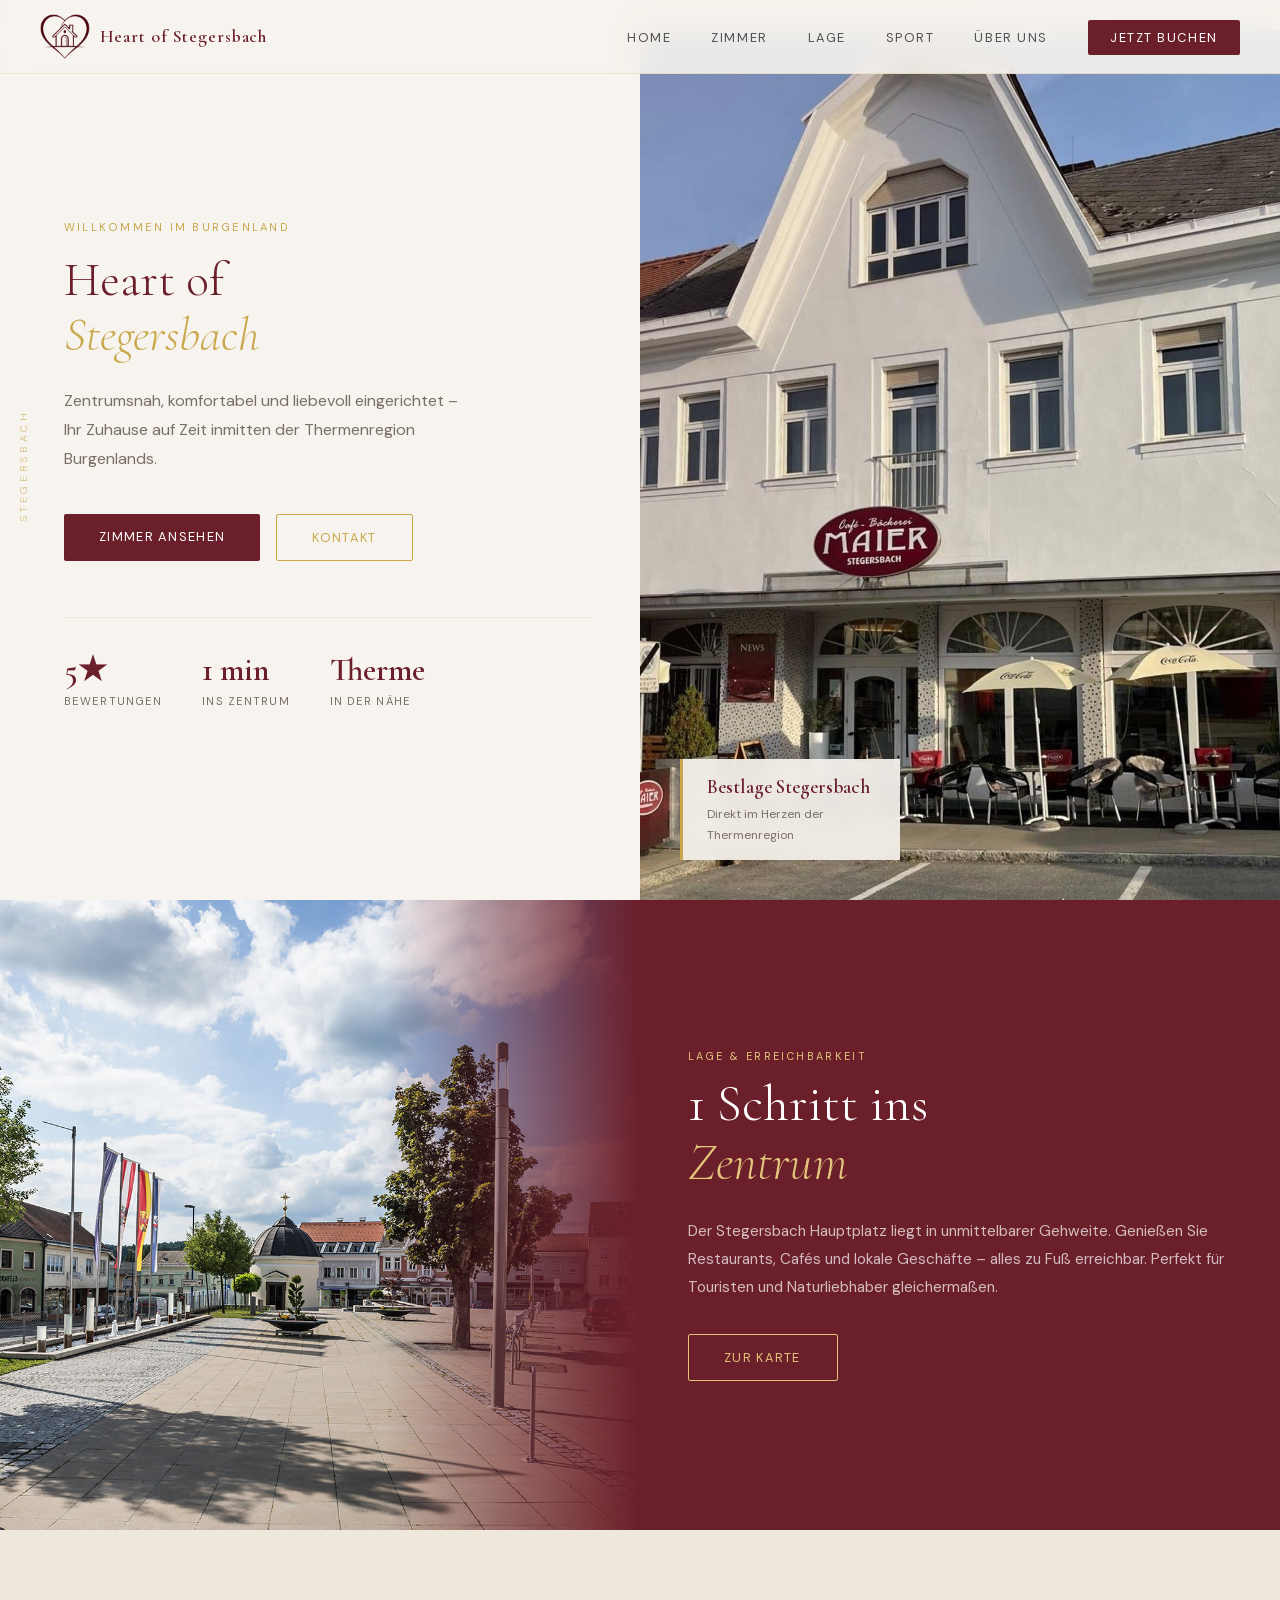
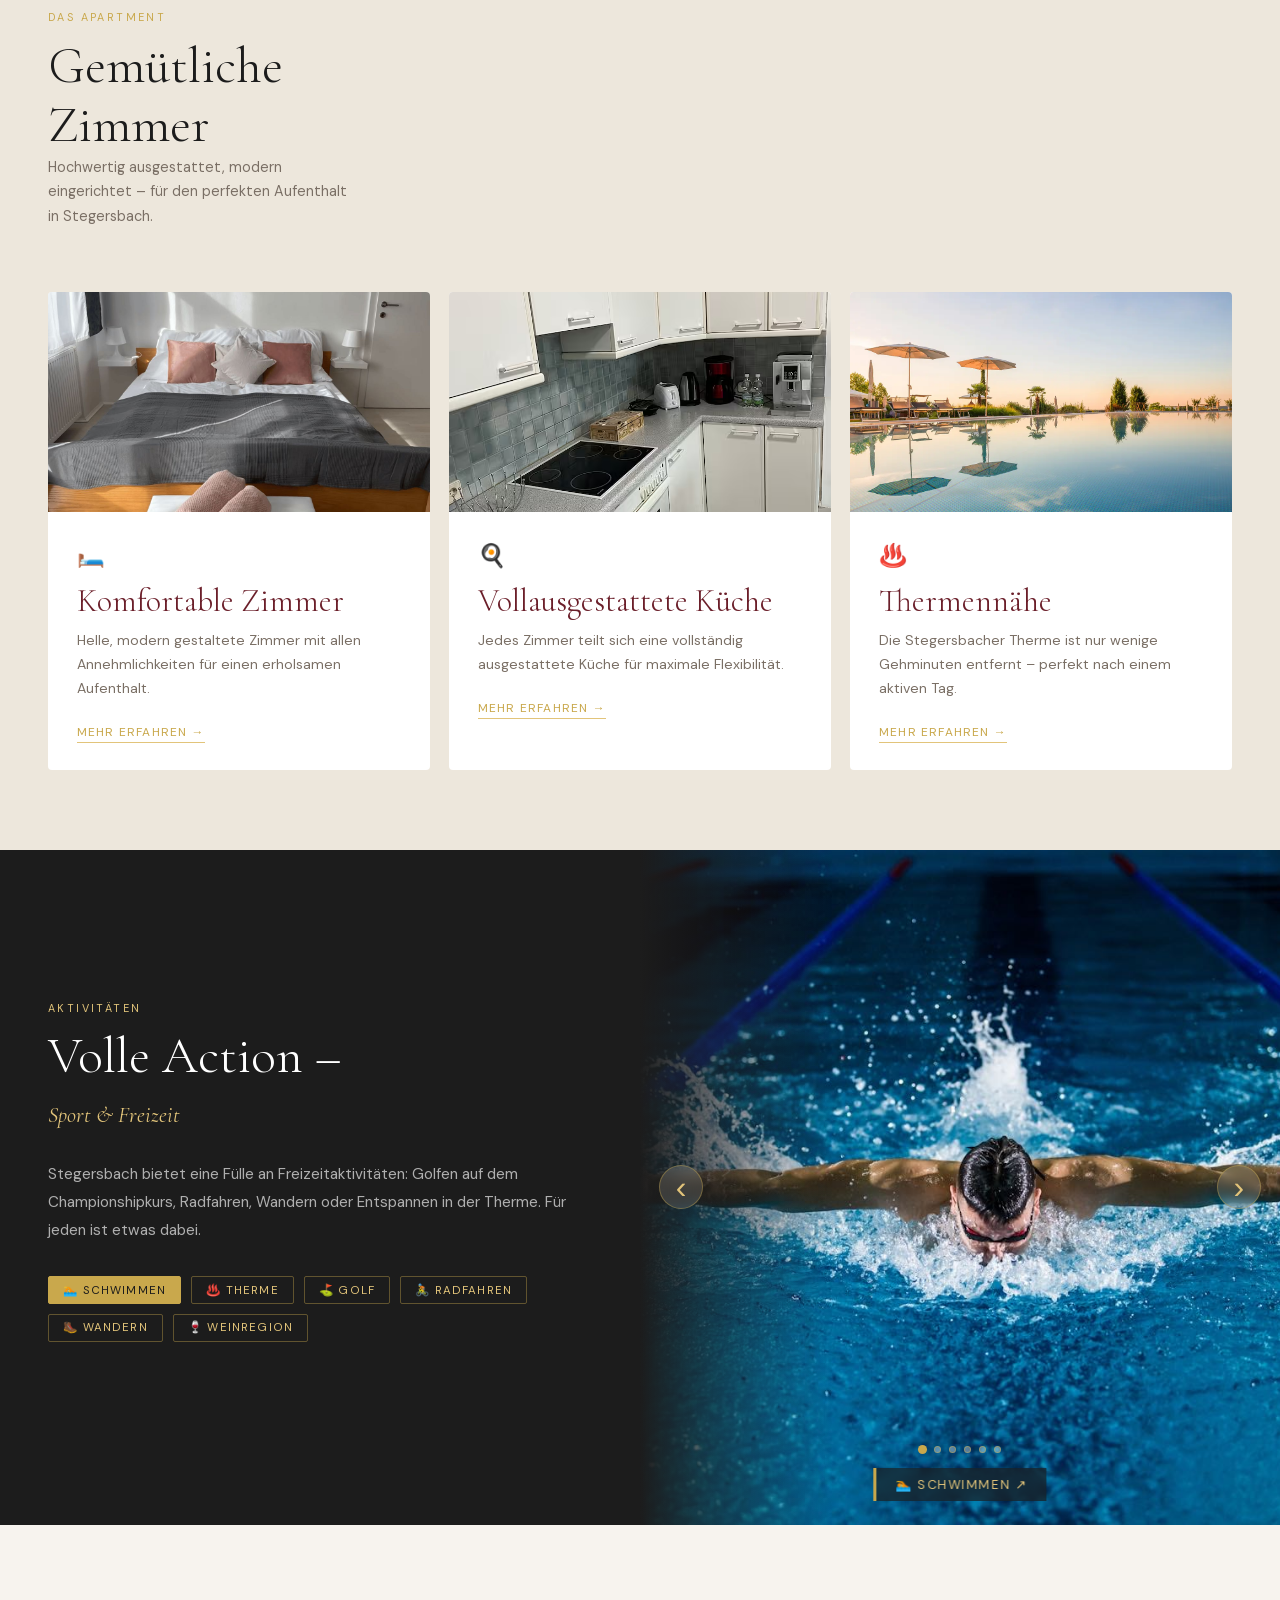
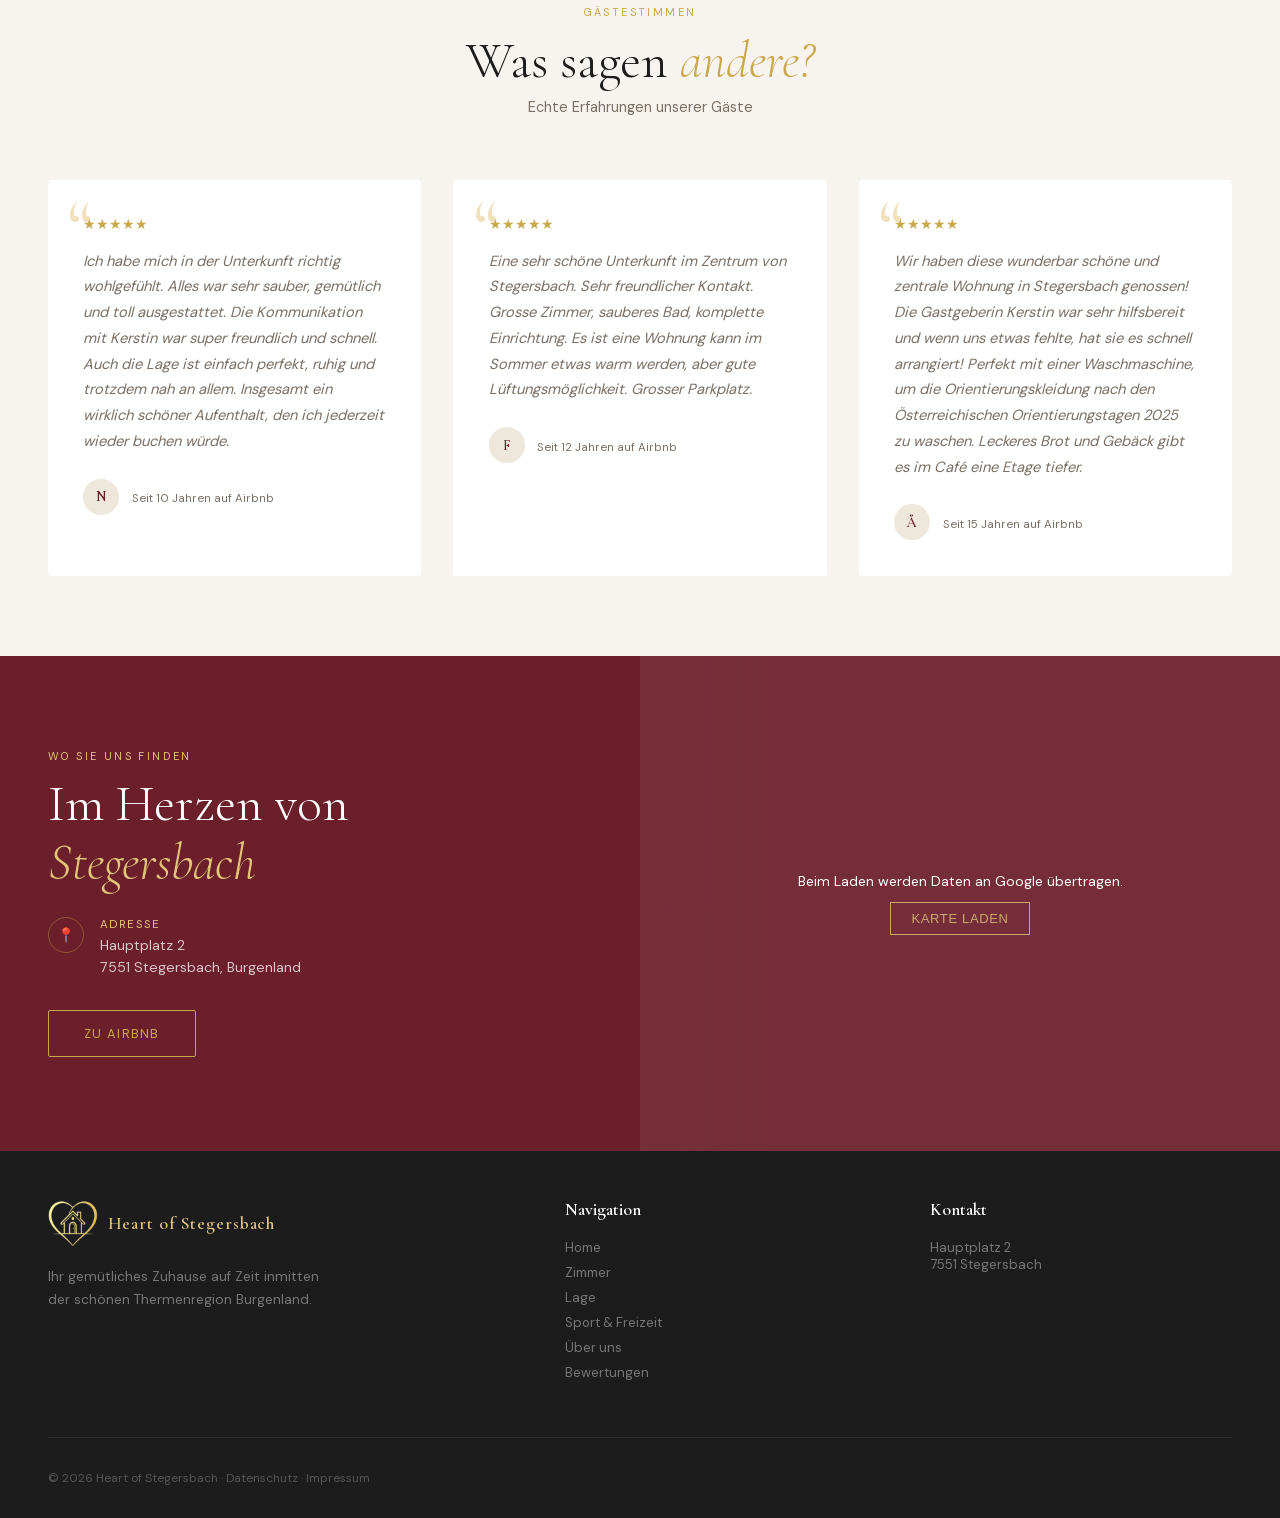
<file: index.html>
<!DOCTYPE html>
<html lang="de">
<head>
  <meta charset="UTF-8" />
  <meta name="viewport" content="width=device-width, initial-scale=1.0" />
  <title>Heart of Stegersbach – Zimmer im Zentrum von Stegersbach</title>
  <meta name="description" content="Gemütliche Zimmer in einem Apartment am Hauptplatz Stegersbach: 1 Minute ins Zentrum, Therme in wenigen Gehminuten. Liebevoll eingerichtet, 5★ auf Airbnb." />
  <link rel="icon" href="favicon.ico" sizes="48x48" />
  <link rel="icon" href="icon-192.png" type="image/png" sizes="192x192" />
  <link rel="apple-touch-icon" href="apple-touch-icon.png" />
  <link rel="canonical" href="https://heartofstegersbach.at/" />
  <link rel="preload" href="fonts/cormorant-garamond-latin.woff2" as="font" type="font/woff2" crossorigin />
  <link rel="preload" href="fonts/dm-sans-latin.woff2" as="font" type="font/woff2" crossorigin />
  <meta property="og:type" content="website" />
  <meta property="og:site_name" content="Heart of Stegersbach" />
  <meta property="og:locale" content="de_AT" />
  <meta property="og:title" content="Heart of Stegersbach – Zimmer im Zentrum von Stegersbach" />
  <meta property="og:description" content="Gemütliche Zimmer in einem Apartment am Hauptplatz Stegersbach: 1 Minute ins Zentrum, Therme in wenigen Gehminuten. Liebevoll eingerichtet, 5★ auf Airbnb." />
  <meta property="og:url" content="https://heartofstegersbach.at/" />
  <meta property="og:image" content="https://heartofstegersbach.at/images/og-image.jpg" />
  <meta property="og:image:width" content="1200" />
  <meta property="og:image:height" content="630" />
  <meta property="og:image:alt" content="Das Haus am Hauptplatz 2 in Stegersbach" />
  <meta name="twitter:card" content="summary_large_image" />
  <link rel="stylesheet" href="style.css" />

  <style>
    /* ── HERO ── */
    .hero {
      min-height: 100vh;
      display: grid;
      grid-template-columns: 1fr 1fr;
      padding-top: 30px;
    }

    .hero-left {
      display: flex;
      flex-direction: column;
      justify-content: center;
      padding: 6rem 4rem 6rem 6rem;
      background: var(--cream);
      position: relative;
    }

    .hero-left::before {
      content: 'STEGERSBACH';
      position: absolute;
      top: 50%;
      left: -2rem;
      transform: translateY(-50%) rotate(-90deg);
      font-size: 0.65rem;
      letter-spacing: 0.35em;
      color: var(--gold);
      opacity: 0.6;
      transform-origin: center center;
      white-space: nowrap;
    }

    .hero-tag {
      display: inline-block;
      font-size: 0.7rem;
      letter-spacing: 0.2em;
      text-transform: uppercase;
      color: var(--gold);
      margin-bottom: 1.2rem;
      opacity: 0;
      animation: fadeUp 0.8s 0.2s forwards;
    }
    .hero-left h1 {
      color: var(--burgundy);
      margin-bottom: 1.5rem;
      opacity: 0;
      animation: fadeUp 0.9s 0.4s forwards;
    }
    .hero-left h1 em { font-style: italic; color: var(--gold); }
    .hero-desc {
      font-size: 1rem;
      line-height: 1.8;
      color: var(--muted);
      max-width: 400px;
      margin-bottom: 2.5rem;
      opacity: 0;
      animation: fadeUp 0.9s 0.6s forwards;
    }
    .hero-btns {
      display: flex; gap: 1rem;
      opacity: 0;
      animation: fadeUp 0.9s 0.8s forwards;
    }

    .hero-stats {
      display: flex; gap: 2.5rem;
      margin-top: 3.5rem;
      padding-top: 2rem;
      border-top: 1px solid var(--cream-dark);
      opacity: 0;
      animation: fadeUp 0.9s 1s forwards;
    }
    .stat-num { font-family: 'Cormorant Garamond', serif; font-size: 2rem; font-weight: 600; color: var(--burgundy); display: block; }
    .stat-label { font-size: 0.7rem; letter-spacing: 0.1em; text-transform: uppercase; color: var(--muted); }

    .hero-right {
      position: relative;
      overflow: hidden;
      opacity: 0;
      animation: fadeIn 1.2s 0.3s forwards;
    }
    .hero-img {
      width: 100%; height: 100%; object-fit: cover;
      transition: transform 8s ease;
    }
    .hero-right:hover .hero-img { transform: scale(1.04); }
    .hero-overlay {
      position: absolute; inset: 0;
      background: linear-gradient(135deg, rgba(107,31,42,0.15) 0%, transparent 60%);
    }
    .hero-badge {
      position: absolute;
      bottom: 2.5rem; left: 2.5rem;
      background: rgba(247,243,238,0.92);
      backdrop-filter: blur(10px);
      padding: 1rem 1.5rem;
      border-left: 3px solid var(--gold);
      max-width: 220px;
    }
    .hero-badge strong { font-family: 'Cormorant Garamond', serif; font-size: 1.2rem; color: var(--burgundy); display: block; margin-bottom: 0.2rem; }
    .hero-badge span { font-size: 0.75rem; color: var(--muted); }

    /* ── ZENTRUM ── */
    .zentrum {
      background: var(--burgundy);
      display: grid;
      grid-template-columns: 1fr 1fr;
      min-height: 70vh;
    }
    .zentrum-img {
      position: relative;
      overflow: hidden;
    }
    .zentrum-img img { width: 100%; height: 100%; object-fit: cover; display: block; }
    .zentrum-img::after {
      content: '';
      position: absolute; inset: 0;
      background: linear-gradient(to right, transparent 60%, var(--burgundy));
    }
    .zentrum-content {
      display: flex;
      flex-direction: column;
      justify-content: center;
      padding: 5rem 5rem 5rem 4rem;
    }
    .zentrum-content .section-tag { color: var(--gold-light); }
    .zentrum-content h2 { color: var(--white); margin-bottom: 1.5rem; }
    .zentrum-content h2 em { color: var(--gold-light); font-style: italic; }
    .zentrum-content p { color: rgba(255,255,255,0.7); line-height: 1.85; margin-bottom: 2rem; font-size: 0.95rem; }
    .zentrum-content .btn-outline { border-color: var(--gold-light); color: var(--gold-light); max-width: 150px; }
    .zentrum-content .btn-outline:hover { background: var(--gold-light); color: var(--burgundy); }

    /* ── FEATURES ── */
    .features {
      padding: 7rem 6rem;
      background: var(--cream-dark);
    }
    .features-header {
      display: flex;
      align-items: flex-end;
      justify-content: space-between;
      margin-bottom: 4rem;
      gap: 2rem;
    }
    .features-header h2 { max-width: 500px; }
    .features-header p { max-width: 300px; color: var(--muted); line-height: 1.7; font-size: 0.9rem; text-align: left; }

    .features-grid {
      display: grid;
      grid-template-columns: repeat(3, 1fr);
      gap: 2rem;
    }
    .feature-card {
      background: var(--white);
      border-radius: 4px;
      overflow: hidden;
      transition: transform 0.3s, box-shadow 0.3s;
      position: relative;
    }
    .feature-card:hover { transform: translateY(-6px); box-shadow: 0 20px 60px rgba(0,0,0,0.1); }
    .feature-card img { width: 100%; height: 220px; object-fit: cover; display: block; }
    .feature-card-body { padding: 1.8rem; }
    .feature-icon { font-size: 1.4rem; margin-bottom: 0.8rem; display: block; }
    .feature-card h3 { margin-bottom: 0.6rem; color: var(--burgundy); }
    .feature-card p { font-size: 0.88rem; color: var(--muted); line-height: 1.7; margin-bottom: 1.2rem; }
    .feature-link {
      font-size: 0.75rem;
      letter-spacing: 0.1em;
      text-transform: uppercase;
      color: var(--gold);
      text-decoration: none;
      border-bottom: 1px solid var(--gold-light);
      padding-bottom: 2px;
      transition: color 0.2s;
    }
    .feature-link:hover { color: var(--burgundy); border-color: var(--burgundy); }
    .feature-card-accent {
      position: absolute; top: 0; left: 0;
      width: 3px; height: 0;
      background: var(--gold);
      transition: height 0.4s ease;
    }
    .feature-card:hover .feature-card-accent { height: 100%; }

    /* ── SPORT ── */
    .sport {
      display: grid;
      grid-template-columns: 1fr 1fr;
      height: 75vh;
      overflow: hidden; /* ← NEU */
    }
    .sport-content {
      display: flex;
      flex-direction: column;
      justify-content: center;
      padding: 6rem;
      background: var(--charcoal);
  
    }
    .sport-content .section-tag { color: var(--gold-light); }
    .sport-content h2 { color: var(--white); margin-bottom: 0.5rem; }
    .sport-content h2 em { color: var(--gold); font-style: italic; }
    .sport-content .sport-subtitle { font-family: 'Cormorant Garamond', serif; font-size: 1.4rem; color: var(--gold-light); margin-bottom: 1.5rem; font-style: italic; }
    .sport-content p { color: rgba(255,255,255,0.65); line-height: 1.85; margin-bottom: 2rem; font-size: 0.95rem; }
    .sport-tags { display: flex; flex-wrap: wrap; gap: 0.6rem; margin-bottom: 2rem; }
    .sport-tag {
      display: inline-block;
      padding: 0.35rem 0.9rem;
      border: 1px solid rgba(201,168,76,0.4);
      color: var(--gold-light);
      font-size: 0.72rem;
      letter-spacing: 0.1em;
      text-transform: uppercase;
      border-radius: 2px;
    }

    .sport-img {
      position: relative;
      overflow: hidden;
    }
    .sport-img::before {
      content: '';
      position: absolute; inset: 0;
      background: linear-gradient(to right, var(--charcoal) 0%, transparent 30%);
      z-index: 1;
    }
    .sport-carousel {
      position: absolute;
      inset: 0;
      overflow: hidden;
    }

    /* ── TESTIMONIALS ── */
    .testimonials {
      padding: 7rem 6rem;
      background: var(--cream);
    }
    .testimonials-header { text-align: center; margin-bottom: 4rem; }
    .testimonials-header h2 { margin-bottom: 0.5rem; }
    .testimonials-header h2 em { font-style: italic; color: var(--gold); }
    .testimonials-header p { color: var(--muted); font-size: 0.9rem; }

    .testimonials-grid {
      display: grid;
      grid-template-columns: repeat(3, 1fr);
      gap: 2rem;
    }
    .testi-card {
      background: var(--white);
      padding: 2.2rem;
      border-radius: 4px;
      position: relative;
      transition: transform 0.3s;
    }
    .testi-card:hover { transform: translateY(-4px); }
    .testi-card::before {
      content: '\201C';
      font-family: 'Cormorant Garamond', serif;
      font-size: 5rem;
      color: var(--gold-light);
      opacity: 0.5;
      position: absolute;
      top: 0.5rem; left: 1.2rem;
      line-height: 1;
    }
    .testi-stars { color: var(--gold); font-size: 0.85rem; margin-bottom: 1rem; }
    .testi-text { font-size: 0.92rem; color: var(--muted); line-height: 1.75; margin-bottom: 1.5rem; font-style: italic; }
    .testi-author { display: flex; align-items: center; gap: 0.8rem; }
    .testi-avatar {
      width: 36px; height: 36px;
      border-radius: 50%;
      background: var(--cream-dark);
      display: flex; align-items: center; justify-content: center;
      font-size: 0.85rem;
      color: var(--burgundy);
      font-family: 'Cormorant Garamond', serif;
      font-weight: 600;
    }
    .testi-name { font-size: 0.82rem; font-weight: 500; color: var(--charcoal); }
    .testi-origin { font-size: 0.72rem; color: var(--muted); }

    /* ── STANDORT ── */
    .location-section {
      background: var(--burgundy);
      padding: 0;
      display: grid;
      grid-template-columns: 1fr 1fr;
      min-height: 55vh;
    }
    .location-content {
      display: flex;
      flex-direction: column;
      justify-content: center;
      padding: 5rem;
    }
    .location-content .section-tag { color: var(--gold-light); }
    .location-content h2 { color: var(--white); margin-bottom: 1.5rem; }
    .location-content h2 em { font-style: italic; color: var(--gold-light); }

    /* NEU: */
    .location-content .btn-outline {
      align-self: flex-start;
    }

    .location-infos { display: flex; flex-direction: column; gap: 1.2rem; margin-bottom: 2rem; }
    .location-info { display: flex; align-items: flex-start; gap: 1rem; }
    .location-info-icon {
      width: 36px; height: 36px; min-width: 36px;
      border: 1px solid rgba(201,168,76,0.4);
      border-radius: 50%;
      display: flex; align-items: center; justify-content: center;
      font-size: 0.9rem;
    }
    .location-info-text span { display: block; font-size: 0.72rem; letter-spacing: 0.1em; text-transform: uppercase; color: var(--gold-light); margin-bottom: 0.2rem; }
    .location-info-text p { font-size: 0.88rem; color: rgba(255,255,255,0.75); line-height: 1.5; }

    .location-map { position: relative; overflow: hidden; }
    .location-map iframe {
      width: 100%; height: 100%;
      border: none;
      filter: grayscale(20%) contrast(1.05);
    }
    .location-map::before {
      content: '';
      position: absolute; inset: 0;
      background: linear-gradient(to right, var(--burgundy) 0%, transparent 20%);
      z-index: 1;
      pointer-events: none;
    }

/* ── SPORT KARUSSELL ── */
.sport-carousel {
  position: relative;
  overflow: hidden;
  height: 75vh;
  min-height: 500px;
}
.carousel-track {
  width: 100%;
  height: 100%;
  position: relative;
}
.carousel-slide {
  position: absolute; inset: 0;
  display: block;
  opacity: 0;
  transition: opacity 0.6s ease;
  text-decoration: none;
  cursor: pointer;
}
.carousel-slide.active { opacity: 1; } /* ← position: relative entfernt */
.carousel-slide img { width: 100%; height: 100%; object-fit: cover; display: block; }
.carousel-caption {
  position: absolute;
  bottom: 1.5rem; left: 50%;
  transform: translateX(-50%);
  background: rgba(28,28,28,0.65);
  backdrop-filter: blur(8px);
  color: var(--gold-light);
  font-size: 0.8rem;
  letter-spacing: 0.12em;
  text-transform: uppercase;
  padding: 0.5rem 1.2rem;
  border-left: 3px solid var(--gold);
  white-space: nowrap;
  text-decoration: none;
  z-index: 20;
  pointer-events: all;
  cursor: pointer;
  transition: background 0.2s, color 0.2s;
}
.carousel-caption:hover {
  background: rgba(201,168,76,0.85);
  color: var(--charcoal);
}
.carousel-btn {
  position: absolute; top: 50%; transform: translateY(-50%);
  background: rgba(247,243,238,0.15);
  backdrop-filter: blur(6px);
  border: 1px solid rgba(201,168,76,0.4);
  color: var(--gold-light);
  font-size: 2rem; line-height: 1;
  width: 44px; height: 44px;
  border-radius: 50%;
  cursor: pointer;
  transition: background 0.2s, color 0.2s;
  z-index: 10;
  display: flex; align-items: center; justify-content: center;
}
.carousel-btn:hover { background: var(--gold); color: var(--charcoal); }
.carousel-prev { left: 1.2rem; }
.carousel-next { right: 1.2rem; }
.carousel-dots {
  position: absolute; bottom: 4.5rem; left: 50%;
  transform: translateX(-50%);
  display: flex; gap: 0.5rem;
  z-index: 10;
}
.carousel-dot {
  width: 7px; height: 7px;
  border-radius: 50%;
  background: rgba(255,255,255,0.35);
  border: 1px solid rgba(201,168,76,0.5);
  cursor: pointer;
  transition: background 0.2s, transform 0.2s;
}
.carousel-dot.active { background: var(--gold); transform: scale(1.3); }

/* Sport-Tags als Buttons */
.sport-tags button.sport-tag {
  font-family: 'DM Sans', sans-serif;
  background: transparent;
  border: 1px solid rgba(201,168,76,0.4);
  cursor: pointer;
  transition: background 0.2s, color 0.2s, border-color 0.2s;
}
.sport-tags button.sport-tag.active-tag {
  background: var(--gold);
  color: var(--charcoal);
  border-color: var(--gold);
}
.sport-tags button.sport-tag:hover { background: rgba(201,168,76,0.2); }

/* ══ ULTRAWIDE (1920px+) ══ */
@media (min-width: 1920px) {
  nav { padding: 1.2rem 8rem; }
  .hero-left { padding: 6rem 6rem 6rem 10rem; }
  .features { padding: 7rem 12rem; }
  .features-grid { max-width: 1600px; margin: 0 auto; }
  .sport-content { padding: 6rem 10rem; }
  .testimonials { padding: 7rem 12rem; }
  .testimonials-grid { max-width: 1600px; margin: 0 auto; }
  .location-content { padding: 5rem 10rem; }
  .zentrum-content { padding: 5rem 8rem; }
}

/* ══ HOCHFORMAT / SCHMALES FENSTER (900px–1280px) ══ */
@media (min-width: 900px) and (max-width: 1280px) {
  nav { padding: 1.2rem 2.5rem; }
  .hero-left { padding: 5rem 3rem 5rem 4rem; }
  .hero-left h1 { font-size: 3rem; }
  .zentrum-content { padding: 4rem 3rem; }
  .features { padding: 5rem 3rem; }
  .features-grid { gap: 1.2rem; }
  .sport-content { padding: 4rem 3rem; }
  .testimonials { padding: 5rem 3rem; }
  .location-content { padding: 4rem 3rem; }
  footer { padding: 3rem 3rem 2rem; }
}

/* ══ MOBILE (max 600px) ══ */
@media (max-width: 600px) {
  nav { padding: 0.9rem 1.2rem; }
  .logo-text { font-size: 0.9rem; }
  .hero { grid-template-columns: 1fr; padding-top: 70px; }
  .hero-left { padding: 3rem 1.5rem; }
  .hero-left h1 { font-size: 2.2rem; }
  .hero-right { height: 60vw; min-height: 220px; }
  .hero-stats { gap: 1.5rem; flex-wrap: wrap; }
  .hero-btns { flex-direction: column; }
  .zentrum { grid-template-columns: 1fr; }
  .zentrum-img { height: 50vw; }
  .zentrum-content { padding: 2.5rem 1.5rem; }
  .features { padding: 3rem 1.5rem; }
  .features-grid { grid-template-columns: 1fr; }
  .sport {
    grid-template-columns: 1fr;
    height: auto; /* ← überschreibt 75vh */
  }
  .sport-content { padding: 2.5rem 1.5rem; order: 2; }
  .sport-img {
    height: 60vw;
    order: 1;
  }
  .sport-carousel {
    position: relative; /* ← zurück zu relative auf Mobile */
    height: 60vw;
  }
  .sport-tags { gap: 0.4rem; }
  .testimonials { padding: 3rem 1.5rem; }
  .testimonials-grid { grid-template-columns: 1fr; }
  .location-section { grid-template-columns: 1fr; }
  .location-content { padding: 2.5rem 1.5rem; }
  .location-map { height: 250px; }
  footer { padding: 2.5rem 1.5rem 1.5rem; }
  .footer-top { grid-template-columns: 1fr; gap: 1.5rem; }
  #zentrum, #zimmer, #sport, #location, #testimonials { scroll-margin-top: 70px; }
}

  /* ── SCROLL OFFSET ── */
  #zentrum, #zimmer, #sport, #location, #testimonials {
    scroll-margin-top: 70px;
  }
  </style>
  <script type="application/ld+json">
  {
    "@context": "https://schema.org",
    "@graph": [
      {
        "@type": "WebSite",
        "@id": "https://heartofstegersbach.at/#website",
        "name": "Heart of Stegersbach",
        "url": "https://heartofstegersbach.at/",
        "inLanguage": "de-AT"
      },
      {
        "@type": "LodgingBusiness",
        "@id": "https://heartofstegersbach.at/#unterkunft",
        "name": "Heart of Stegersbach",
        "description": "Gemütliche Zimmer in einem Apartment am Hauptplatz Stegersbach: 1 Minute ins Zentrum, Therme in wenigen Gehminuten. Liebevoll eingerichtet, 5★ auf Airbnb.",
        "url": "https://heartofstegersbach.at/",
        "image": [
          "https://heartofstegersbach.at/images/og-image.jpg",
          "https://heartofstegersbach.at/images/zimmer-golfstar.jpg",
          "https://heartofstegersbach.at/images/zimmer-mirabelle.jpg"
        ],
        "logo": "https://heartofstegersbach.at/icon-192.png",
        "email": "apartments@stegersbach.at",
        "address": {
          "@type": "PostalAddress",
          "streetAddress": "Hauptplatz 2",
          "postalCode": "7551",
          "addressLocality": "Stegersbach",
          "addressRegion": "Burgenland",
          "addressCountry": "AT"
        },
        "numberOfRooms": 4,
        "amenityFeature": [
          {
            "@type": "LocationFeatureSpecification",
            "name": "Kostenloser Privatparkplatz",
            "value": true
          },
          {
            "@type": "LocationFeatureSpecification",
            "name": "WLAN",
            "value": true
          },
          {
            "@type": "LocationFeatureSpecification",
            "name": "Voll ausgestattete Küche",
            "value": true
          },
          {
            "@type": "LocationFeatureSpecification",
            "name": "Fahrradgarage",
            "value": true
          },
          {
            "@type": "LocationFeatureSpecification",
            "name": "Garten & Grillplatz",
            "value": true
          }
        ],
        "sameAs": [
          "https://www.airbnb.at/rooms/1131870969533709881"
        ]
      }
    ]
  }
  </script>
</head>
<body>

  <!-- NAVBAR -->
  <nav id="navbar">
    <a href="index.html" class="logo">
      <img src="images/logo-burgundy.png" class="logo-icon" alt="Heart of Stegersbach Logo" />
      <span class="logo-text">Heart of Stegersbach</span>
    </a>
    <button class="burger" id="burger" aria-label="Menü öffnen">
      <span></span>
      <span></span>
      <span></span>
    </button>
    <ul class="nav-links" id="navLinks">
      <li><a href="index.html">Home</a></li>
      <li><a href="zimmer.html">Zimmer</a></li>
      <li><a href="index.html#zentrum">Lage</a></li>
      <li><a href="index.html#sport">Sport</a></li>
      <li><a href="ueber-uns.html">Über uns</a></li>
      <li><a href="https://www.airbnb.at/rooms/1131870969533709881?source_impression_id=p3_1778003307_P3C-FinyMxoVpWGq" target="_blank" rel="noopener" class="nav-cta">Jetzt buchen</a></li>
    </ul>
  </nav>

  <!-- HERO -->
  <section class="hero" id="hero">
    <div class="hero-left">
      <span class="hero-tag">Willkommen im Burgenland</span>
      <h1>Heart of<br><em>Stegersbach</em></h1>
      <p class="hero-desc">Zentrumsnah, komfortabel und liebevoll eingerichtet – Ihr Zuhause auf Zeit inmitten der Thermenregion Burgenlands.</p>
      <div class="hero-btns">
        <a href="zimmer.html" class="btn-primary">Zimmer ansehen</a>
        <a href="#location" class="btn-outline">Kontakt</a>
      </div>
      <div class="hero-stats">
        <div>
          <span class="stat-num">5★</span>
          <span class="stat-label">Bewertungen</span>
        </div>
        <div>
          <span class="stat-num">1 min</span>
          <span class="stat-label">ins Zentrum</span>
        </div>
        <div>
          <span class="stat-num">Therme</span>
          <span class="stat-label">in der Nähe</span>
        </div>
      </div>
    </div>
    <div class="hero-right">
      <img class="hero-img"
        src="images/hero-gebaeude.jpg"
        alt="Heart of Stegersbach Gebäude" />
      <div class="hero-overlay"></div>
      <div class="hero-badge">
        <strong>Bestlage Stegersbach</strong>
        <span>Direkt im Herzen der Thermenregion</span>
      </div>
    </div>
  </section>

  <!-- 1 SCHRITT INS ZENTRUM -->
  <section class="zentrum" id="zentrum">
    <div class="zentrum-img">
      <img loading="lazy" src="images/lage-zentrum.jpg" alt="Weg ins Zentrum" />
    </div>
    <div class="zentrum-content reveal">
      <span class="section-tag">Lage & Erreichbarkeit</span>
      <h2>1 Schritt ins<br><em>Zentrum</em></h2>
      <p>Der Stegersbach Hauptplatz liegt in unmittelbarer Gehweite. Genießen Sie Restaurants, Cafés und lokale Geschäfte – alles zu Fuß erreichbar. Perfekt für Touristen und Naturliebhaber gleichermaßen.</p>
      <a href="#location" class="btn-outline">Zur Karte</a>
    </div>
  </section>

  <!-- ZIMMER / FEATURES -->
  <section class="features" id="zimmer">
    <div class="features-header reveal">
      <div>
        <span class="section-tag">Das Apartment</span>
        <h2>Gemütliche<br>Zimmer</h2>
        <p>Hochwertig ausgestattet, modern eingerichtet – für den perfekten Aufenthalt in Stegersbach.</p>
      </div>
    </div>
    <div class="features-grid">
      <div class="feature-card reveal reveal-delay-1">
        <div class="feature-card-accent"></div>
        <img loading="lazy" src="images/zimmer-mirabelle.jpg" alt="Gemütliches Zimmer Mirabella" />
        <div class="feature-card-body">
          <span class="feature-icon">🛏️</span>
          <h3>Komfortable Zimmer</h3>
          <p>Helle, modern gestaltete Zimmer mit allen Annehmlichkeiten für einen erholsamen Aufenthalt.</p>
          <a href="zimmer.html#golfstar" class="feature-link">Mehr erfahren →</a>
        </div>
      </div>
      <div class="feature-card reveal reveal-delay-2">
        <div class="feature-card-accent"></div>
        <img loading="lazy" src="images/zimmer-kueche.jpg" alt="Voll ausgestattete Küche" />
        <div class="feature-card-body">
          <span class="feature-icon">🍳</span>
          <h3>Voll­ausgestattete Küche</h3>
          <p>Jedes Zimmer teilt sich eine vollständig ausgestattete Küche für maximale Flexibilität.</p>
          <a href="zimmer.html" class="feature-link">Mehr erfahren →</a>
        </div>
      </div>
      <div class="feature-card reveal reveal-delay-3">
        <div class="feature-card-accent"></div>
        <img loading="lazy" src="images/therme-naehe.jpg" alt="Therme Stegersbach in der Nähe" />
        <div class="feature-card-body">
          <span class="feature-icon">♨️</span>
          <h3>Thermen­nähe</h3>
          <p>Die Stegersbacher Therme ist nur wenige Gehminuten entfernt – perfekt nach einem aktiven Tag.</p>
          <a href="https://www.stegersbach.at/therme-stegersbach/hotelthermen-spas" target="_blank" class="feature-link">Mehr erfahren →</a>
        </div>
      </div>
    </div>
  </section>

  <!-- SPORT & FREIZEIT -->
  <section class="sport" id="sport">
    <div class="sport-content reveal">
      <span class="section-tag">Aktivitäten</span>
      <h2>Volle Action –</h2>
      <p class="sport-subtitle">Sport & Freizeit</p>
      <p>Stegersbach bietet eine Fülle an Freizeitaktivitäten: Golfen auf dem Championshipkurs, Radfahren, Wandern oder Entspannen in der Therme. Für jeden ist etwas dabei.</p>
      <div class="sport-tags">
        <button class="sport-tag active-tag" onclick="goToSlide(0)">🏊 Schwimmen</button>
        <button class="sport-tag" onclick="goToSlide(1)">♨️ Therme</button>
        <button class="sport-tag" onclick="goToSlide(2)">⛳ Golf</button>
        <button class="sport-tag" onclick="goToSlide(3)">🚴 Radfahren</button>
        <button class="sport-tag" onclick="goToSlide(4)">🥾 Wandern</button>
        <button class="sport-tag" onclick="goToSlide(5)">🍷 Weinregion</button>
      </div>
    </div>
  <div class="sport-img sport-carousel">
      <div class="carousel-track">
        <div class="carousel-slide active">
          <img loading="lazy" src="images/sport-schwimmen.jpg" alt="Schwimmen in Stegersbach" />
          <a href="https://www.stegersbach.at/therme-stegersbach/highlights" target="_blank" rel="noopener" class="carousel-caption">🏊 Schwimmen ↗</a>
        </div>
        <div class="carousel-slide">
          <img loading="lazy" src="images/sport-therme-naehe.jpg" alt="Therme Stegersbach" />
          <a href="https://www.stegersbach.at/therme-stegersbach/sauna" target="_blank" rel="noopener" class="carousel-caption">♨️ Therme ↗</a>
        </div>
        <div class="carousel-slide">
          <img loading="lazy" src="images/sport-golf.jpg" alt="Golf in Stegersbach" />
          <a href="https://www.stegersbach.at/freizeit-sport/golf" target="_blank" rel="noopener" class="carousel-caption">⛳ Golf ↗</a>
        </div>
        <div class="carousel-slide">
          <img loading="lazy" src="images/sport-radfahren.jpg" alt="Radfahren im Burgenland" />
          <a href="https://www.stegersbach.at/freizeit-sport/radfahren" target="_blank" rel="noopener" class="carousel-caption">🚴 Radfahren ↗</a>
        </div>
        <div class="carousel-slide">
          <img loading="lazy" src="images/sport-wandern.jpg" alt="Wandern im Burgenland" />
          <a href="https://www.stegersbach.at/freizeit-sport/wandern" target="_blank" rel="noopener" class="carousel-caption">🥾 Wandern ↗</a>
        </div>
        <div class="carousel-slide">
          <img loading="lazy" src="images/sport-weinregion.jpg" alt="Weinregion Burgenland" />
          <a href="https://www.stegersbach.at/winzer" target="_blank" rel="noopener" class="carousel-caption">🍷 Weinregion ↗</a>
        </div>
      </div>
      <button class="carousel-btn carousel-prev" onclick="shiftSlide(-1)" aria-label="Vorheriges Bild">&#8249;</button>
      <button class="carousel-btn carousel-next" onclick="shiftSlide(1)" aria-label="Nächstes Bild">&#8250;</button>
      <div class="carousel-dots">
        <span class="carousel-dot active" onclick="goToSlide(0)"></span>
        <span class="carousel-dot" onclick="goToSlide(1)"></span>
        <span class="carousel-dot" onclick="goToSlide(2)"></span>
        <span class="carousel-dot" onclick="goToSlide(3)"></span>
        <span class="carousel-dot" onclick="goToSlide(4)"></span>
        <span class="carousel-dot" onclick="goToSlide(5)"></span>
      </div>
    </div>
  </section>

  <!-- TESTIMONIALS -->
  <section class="testimonials" id="testimonials">
    <div class="testimonials-header reveal">
      <span class="section-tag">Gästestimmen</span>
      <h2>Was sagen <em>andere?</em></h2>
      <p>Echte Erfahrungen unserer Gäste</p>
    </div>
    <div class="testimonials-grid">
      <div class="testi-card reveal reveal-delay-1">
        <div class="testi-stars">★★★★★</div>
        <p class="testi-text">Ich habe mich in der Unterkunft richtig wohlgefühlt. Alles war sehr sauber, gemütlich und toll ausgestattet. Die Kommunikation mit Kerstin war super freundlich und schnell. Auch die Lage ist einfach perfekt, ruhig und trotzdem nah an allem. Insgesamt ein wirklich schöner Aufenthalt, den ich jederzeit wieder buchen würde.</p>
        <div class="testi-author">
          <div class="testi-avatar">N</div>
          <div>
            <span class="testi-name"></span>
            <span class="testi-origin">Seit 10 Jahren auf Airbnb</span>
          </div>
        </div>
      </div>
      <div class="testi-card reveal reveal-delay-2">
        <div class="testi-stars">★★★★★</div>
        <p class="testi-text">Eine sehr schöne Unterkunft im Zentrum von Stegersbach. Sehr freundlicher Kontakt. Grosse Zimmer, sauberes Bad, komplette Einrichtung. Es ist eine Wohnung kann im Sommer etwas warm werden, aber gute Lüftungsmöglichkeit. Grosser Parkplatz.</p>
        <div class="testi-author">
          <div class="testi-avatar">F</div>
          <div>
            <span class="testi-name"></span>
            <span class="testi-origin">Seit 12 Jahren auf Airbnb</span>
          </div>
        </div>
      </div>
      <div class="testi-card reveal reveal-delay-3">
        <div class="testi-stars">★★★★★</div>
        <p class="testi-text">Wir haben diese wunderbar schöne und zentrale Wohnung in Stegersbach genossen! Die Gastgeberin Kerstin war sehr hilfsbereit und wenn uns etwas fehlte, hat sie es schnell arrangiert! Perfekt mit einer Waschmaschine, um die Orientierungskleidung nach den Österreichischen Orientierungstagen 2025 zu waschen. Leckeres Brot und Gebäck gibt es im Café eine Etage tiefer.</p>
        <div class="testi-author">
          <div class="testi-avatar">Å</div>
          <div>
            <span class="testi-name"></span>
            <span class="testi-origin">Seit 15 Jahren auf Airbnb</span>
          </div>
        </div>
      </div>
    </div>
  </section>

  <!-- STANDORT -->
  <section class="location-section" id="location">
    <div class="location-content reveal">
      <span class="section-tag">Wo Sie uns finden</span>
      <h2>Im Herzen von<br><em>Stegersbach</em></h2>
      <div class="location-infos">
        <div class="location-info">
          <div class="location-info-icon">📍</div>
          <div class="location-info-text">
            <span>Adresse</span>
            <p>Hauptplatz 2<br>7551 Stegersbach, Burgenland</p>
          </div>
        </div>      </div>
      <a href="https://www.airbnb.at/rooms/1131870969533709881?source_impression_id=p3_1778003307_P3C-FinyMxoVpWGq" target="_blank" rel="noopener" class="btn-outline">Zu Airbnb</a>
    </div> 
    <div class="location-map">
  <div class="map-container" style="position: relative; width: 100%; height: 100%; overflow: hidden;">
    
    <div id="map-placeholder" class="map-overlay" style="
      position: absolute;
      inset: 0;
      display: flex;
      flex-direction: column;
      align-items: center;
      justify-content: center;
      gap: 12px;
      background: rgba(255,255,255,0.07);
      z-index: 2;
    ">
      <p style="margin: 0; color: #fff; font-size: 14px; text-align: center;">
        Beim Laden werden Daten an Google übertragen.
      </p>
      <button onclick="loadMap()" style="
        padding: 8px 20px;
        background: transparent;
        border: 1px solid #c9a96e;
        color: #c9a96e;
        font-size: 13px;
        letter-spacing: 0.05em;
        cursor: pointer;
      ">
        KARTE LADEN
      </button>
    </div>

    <iframe
      id="map-frame"
      src=""
      data-src="https://www.google.com/maps?q=Hauptplatz+2,+7551+Stegersbach&output=embed&hl=de&z=17"
      style="display: none; position: absolute; inset: 0; width: 100%; height: 100%; border: 0;
             filter: grayscale(20%) contrast(1.05);"
      allowfullscreen
      title="Heart of Stegersbach Karte"
      loading="lazy"
      referrerpolicy="no-referrer-when-downgrade">
    </iframe>
  </div>
</div>

<script>
  function loadMap() {
    var frame = document.getElementById("map-frame");
    var ph    = document.getElementById("map-placeholder");
    frame.src = frame.dataset.src;
    frame.style.display = "block";
    ph.style.display    = "none";
  }
</script>
  </section>

 <!-- FOOTER -->
<footer>
  <div class="footer-top">
    <div class="footer-brand">
      <a href="#" class="logo">
        <img loading="lazy" src="images/logo.png" class="logo-icon" alt="Heart of Stegersbach Logo" />
        <span class="logo-text">Heart of Stegersbach</span>
      </a>
      <p>Ihr gemütliches Zuhause auf Zeit inmitten der schönen Thermenregion Burgenland.</p>
    </div>
    <div class="footer-col">
      <h4>Navigation</h4>
      <a href="#hero">Home</a>
      <a href="zimmer.html">Zimmer</a>
      <a href="#zentrum">Lage</a>
      <a href="#sport">Sport & Freizeit</a>
      <a href="ueber-uns.html">Über uns</a>
      <a href="#testimonials">Bewertungen</a>
    </div>
    <div class="footer-col">
      <h4>Kontakt</h4>
      <p>Hauptplatz 2<br>7551 Stegersbach</p>
    </div>
  </div>
  <div class="footer-bottom">
    <p>© 2026 Heart of Stegersbach · <a href="datenschutz.html" style="color:rgba(255,255,255,0.25);text-decoration:none;">Datenschutz</a> · <a href="impressum.html" style="color:rgba(255,255,255,0.25);text-decoration:none;">Impressum</a></p>
    <div class="social-links"></div>
  </div>
</footer>

  <script>
    const navbar = document.getElementById('navbar');
    window.addEventListener('scroll', () => {
      navbar.classList.toggle('scrolled', window.scrollY > 40);
    });

    const observer = new IntersectionObserver((entries) => {
      entries.forEach(e => {
        if (e.isIntersecting) {
          e.target.classList.add('visible');
          observer.unobserve(e.target);
        }
      });
    }, { threshold: 0.12 });

    document.querySelectorAll('.reveal').forEach(el => observer.observe(el));

    // ── KARUSSELL ──
    const slides = document.querySelectorAll('.carousel-slide');
    const dots   = document.querySelectorAll('.carousel-dot');
    const tags   = document.querySelectorAll('.sport-tags button.sport-tag');
    let current  = 0;
    let autoTimer;

    function goToSlide(n) {
      slides[current].classList.remove('active');
      dots[current].classList.remove('active');
      tags[current].classList.remove('active-tag');
      current = (n + slides.length) % slides.length;
      slides[current].classList.add('active');
      dots[current].classList.add('active');
      tags[current].classList.add('active-tag');
      resetAuto();
    }

    function shiftSlide(dir) { goToSlide(current + dir); }

    function resetAuto() {
      clearInterval(autoTimer);
      autoTimer = setInterval(() => shiftSlide(1), 4500);
    }

    resetAuto();
  </script>
  <script>
  const burger = document.getElementById('burger');
  const navLinks = document.getElementById('navLinks');

  burger.addEventListener('click', () => {
    burger.classList.toggle('open');
    navLinks.classList.toggle('open');
  });

  // Menü schließen wenn Link geklickt
  navLinks.querySelectorAll('a').forEach(link => {
    link.addEventListener('click', () => {
      burger.classList.remove('open');
      navLinks.classList.remove('open');
    });
  });
</script>
</body>
</html>
</file>
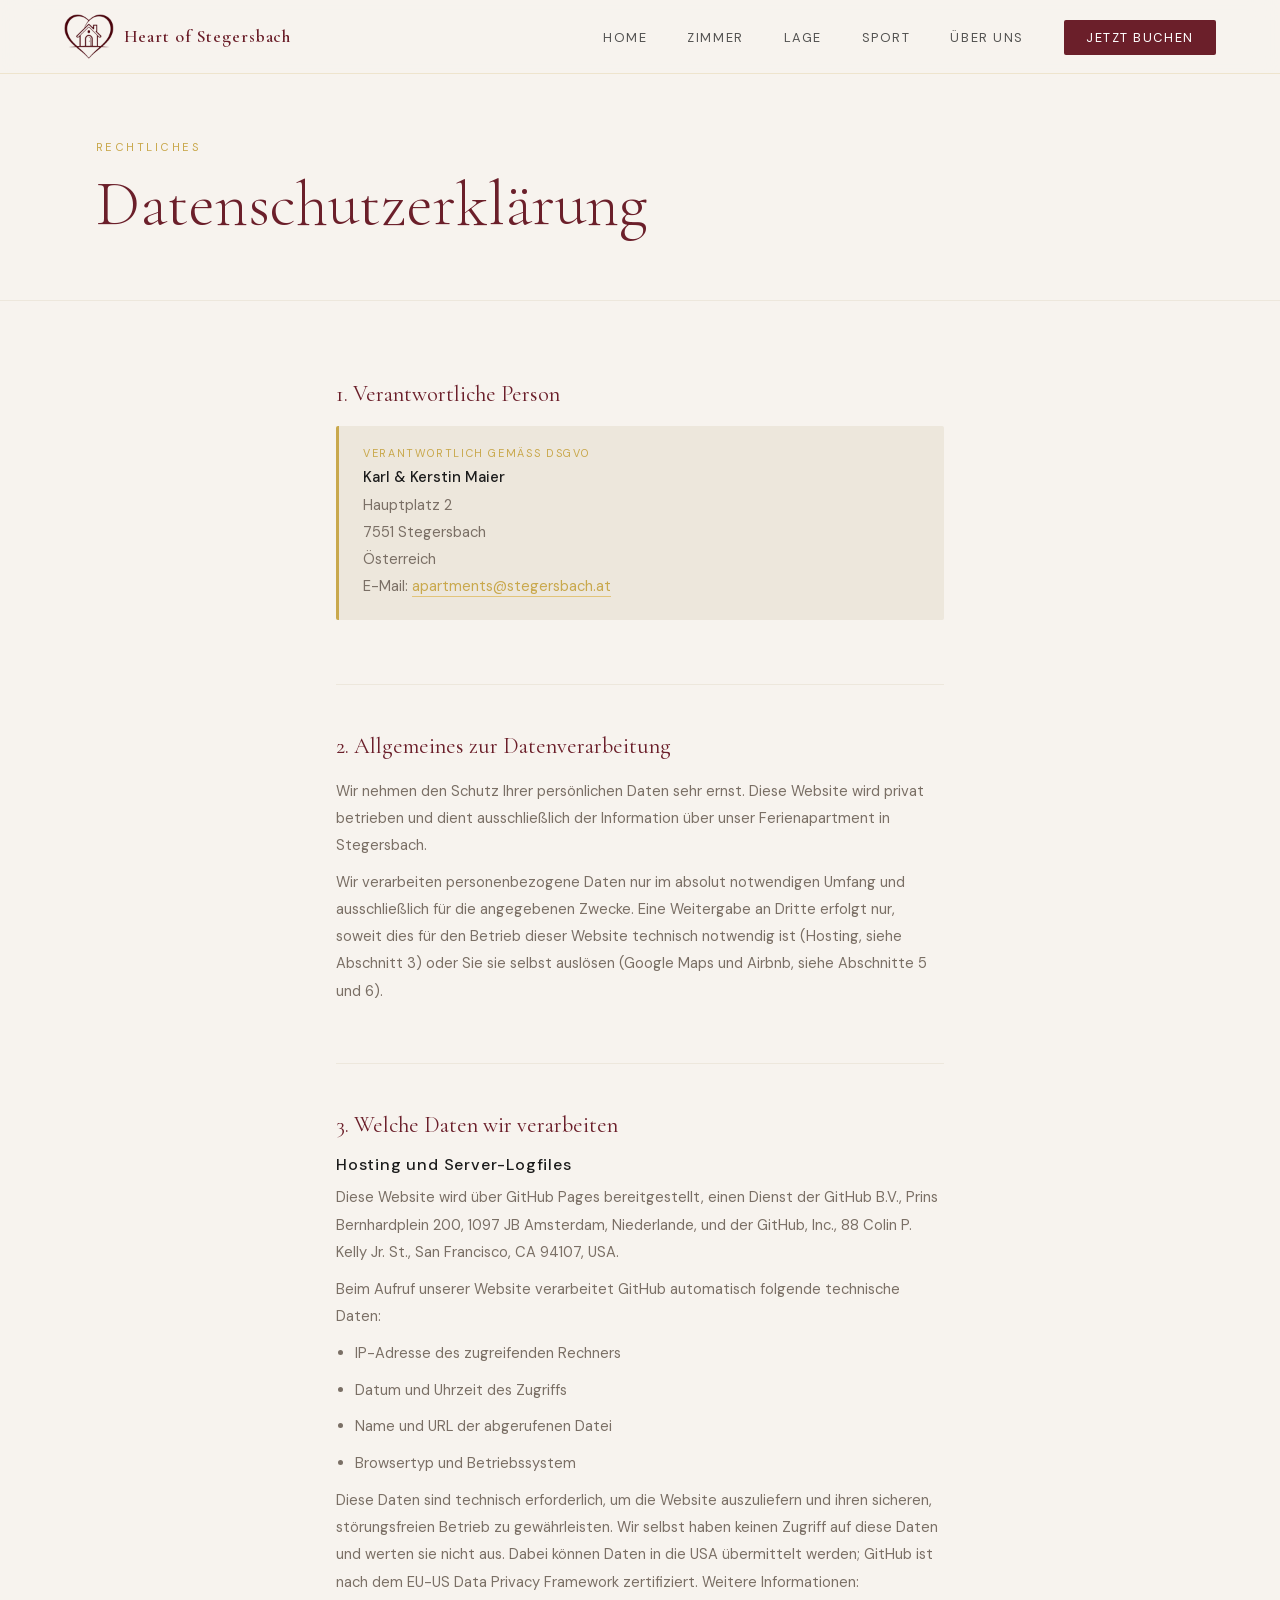
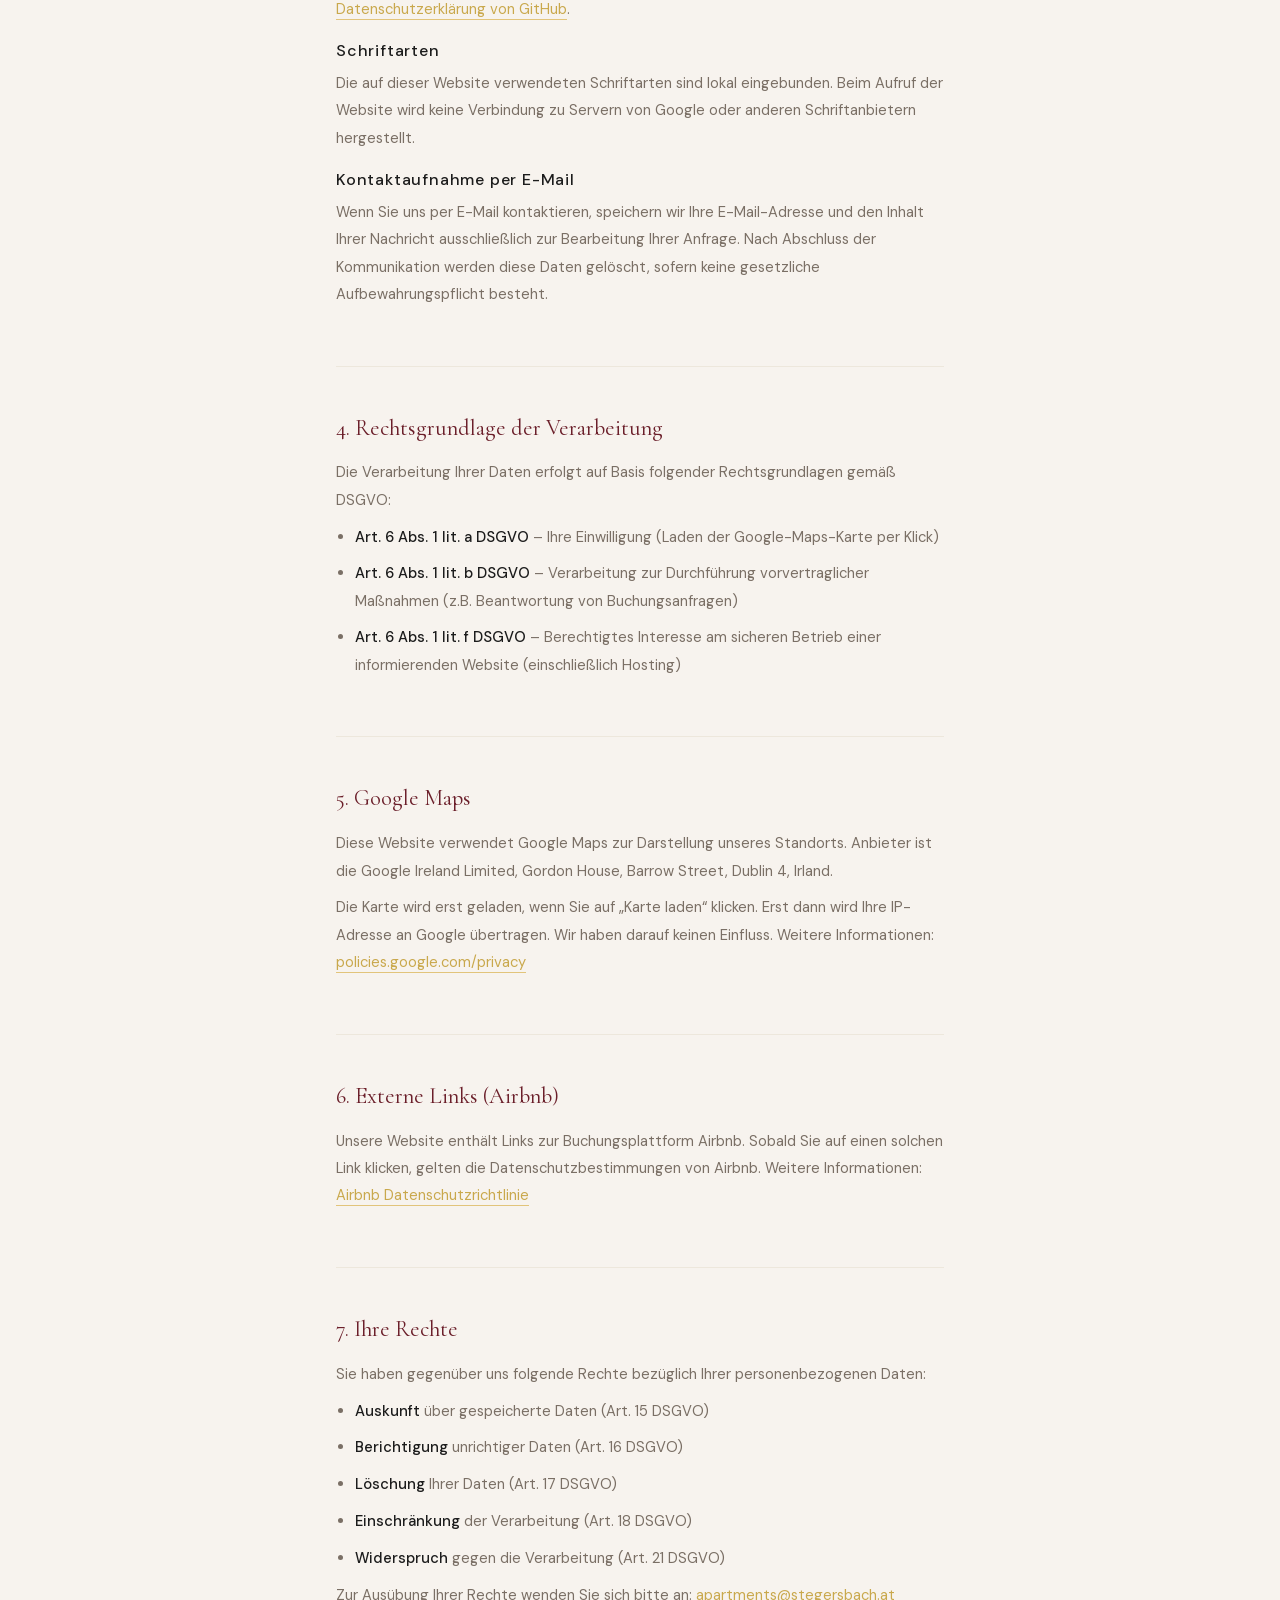
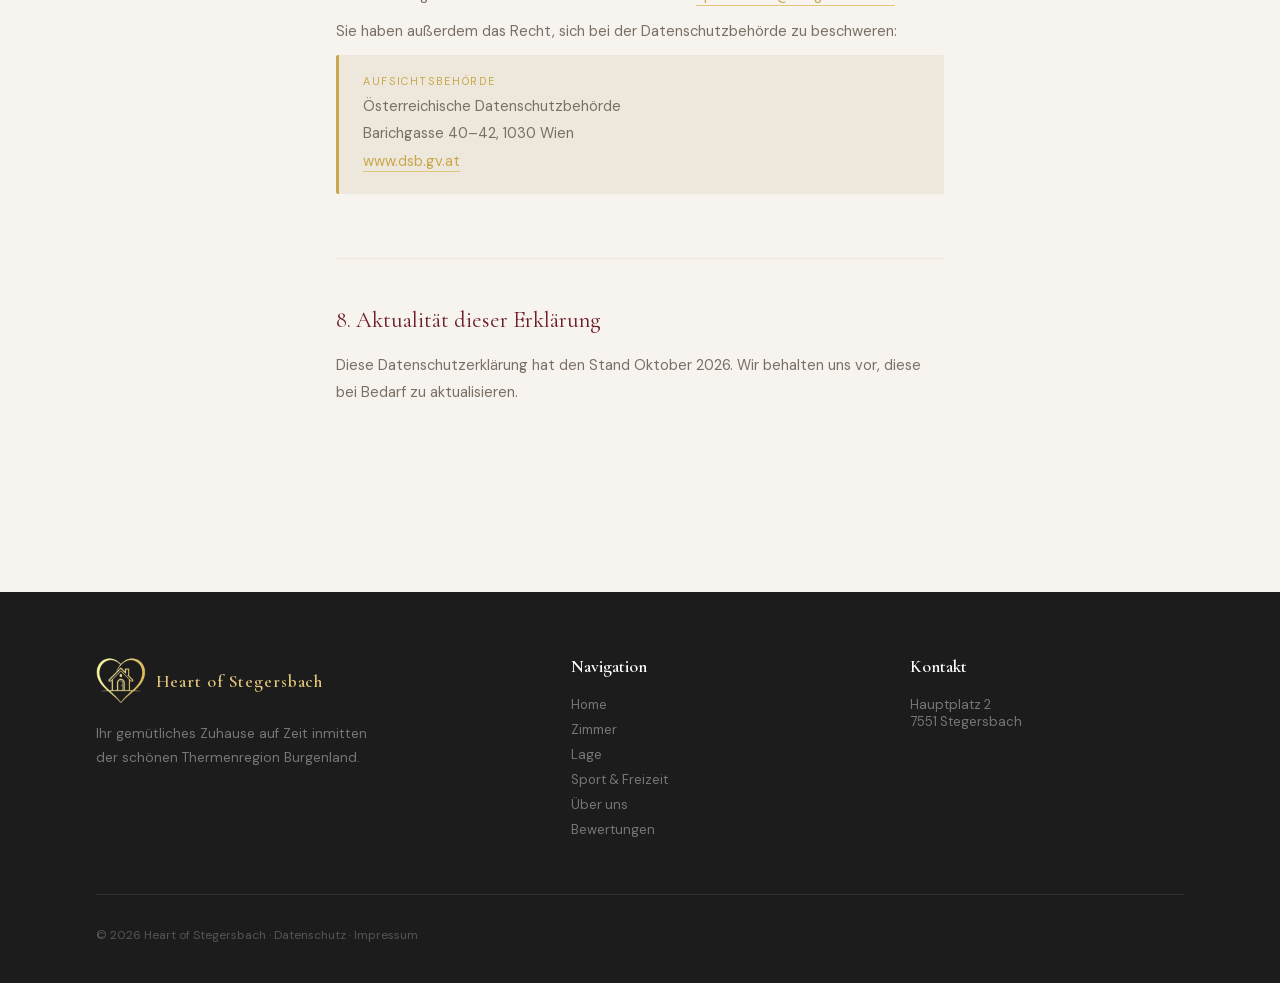
<file: datenschutz.html>
<!DOCTYPE html>
<html lang="de">
<head>
  <meta charset="UTF-8" />
  <meta name="viewport" content="width=device-width, initial-scale=1.0" />
  <title>Datenschutzerklärung – Heart of Stegersbach</title>
  <meta name="description" content="Datenschutzerklärung von Heart of Stegersbach: welche Daten beim Besuch dieser Website verarbeitet werden und welche Rechte Sie haben." />
  <link rel="icon" href="favicon.ico" sizes="48x48" />
  <link rel="icon" href="icon-192.png" type="image/png" sizes="192x192" />
  <link rel="apple-touch-icon" href="apple-touch-icon.png" />
  <link rel="canonical" href="https://heartofstegersbach.at/datenschutz.html" />
  <link rel="preload" href="fonts/cormorant-garamond-latin.woff2" as="font" type="font/woff2" crossorigin />
  <link rel="preload" href="fonts/dm-sans-latin.woff2" as="font" type="font/woff2" crossorigin />
  <meta property="og:type" content="website" />
  <meta property="og:site_name" content="Heart of Stegersbach" />
  <meta property="og:locale" content="de_AT" />
  <meta property="og:title" content="Datenschutzerklärung – Heart of Stegersbach" />
  <meta property="og:description" content="Datenschutzerklärung von Heart of Stegersbach: welche Daten beim Besuch dieser Website verarbeitet werden und welche Rechte Sie haben." />
  <meta property="og:url" content="https://heartofstegersbach.at/datenschutz.html" />
  <meta property="og:image" content="https://heartofstegersbach.at/images/og-image.jpg" />
  <meta property="og:image:width" content="1200" />
  <meta property="og:image:height" content="630" />
  <meta property="og:image:alt" content="Das Haus am Hauptplatz 2 in Stegersbach" />
  <meta name="twitter:card" content="summary_large_image" />
  <link rel="stylesheet" href="style.css" />
  <style>
    .legal-hero {
      padding: 140px 6rem 60px;
      background: var(--cream);
      border-bottom: 1px solid var(--cream-dark);
    }
    .legal-hero span {
      display: block;
      font-size: 0.7rem;
      letter-spacing: 0.22em;
      text-transform: uppercase;
      color: var(--gold);
      margin-bottom: 0.8rem;
    }
    .legal-hero h1 {
      font-size: clamp(2.5rem, 5vw, 4rem);
      color: var(--burgundy);
    }
    .legal-content {
      max-width: 800px;
      margin: 0 auto;
      padding: 5rem 6rem;
    }
    .legal-section {
      margin-bottom: 3rem;
      padding-bottom: 3rem;
      border-bottom: 1px solid var(--cream-dark);
    }
    .legal-section:last-child { border-bottom: none; }
    .legal-section h2 {
      font-size: 1.4rem;
      color: var(--burgundy);
      margin-bottom: 1.2rem;
      font-family: 'Cormorant Garamond', serif;
      font-weight: 400;
    }
    .legal-section h3 {
      font-size: 1rem;
      color: var(--charcoal);
      margin: 1.2rem 0 0.6rem;
      font-family: 'DM Sans', sans-serif;
      font-weight: 500;
      letter-spacing: 0.05em;
    }
    .legal-section p,
    .legal-section li {
      font-size: 0.92rem;
      color: var(--muted);
      line-height: 1.85;
      margin-bottom: 0.6rem;
    }
    .legal-section ul { padding-left: 1.2rem; }
    .legal-section strong { color: var(--charcoal); font-weight: 500; }
    .legal-section a {
      color: var(--gold);
      text-decoration: none;
      border-bottom: 1px solid var(--gold-light);
    }
    .legal-section a:hover { color: var(--burgundy); border-color: var(--burgundy); }
    .legal-label {
      font-size: 0.68rem;
      letter-spacing: 0.15em;
      text-transform: uppercase;
      color: var(--gold);
      display: block;
      margin-bottom: 0.3rem;
    }
    .legal-block {
      background: var(--cream-dark);
      border-left: 3px solid var(--gold);
      padding: 1.2rem 1.5rem;
      margin-bottom: 1rem;
      border-radius: 2px;
    }
    .legal-block p { margin: 0; }
    @media (max-width: 900px) {
      .legal-hero { padding: 120px 2rem 40px; }
      .legal-content { padding: 3rem 2rem; }
    }
    @media (max-width: 600px) {
      .legal-hero { padding: 100px 1.5rem 30px; }
      .legal-content { padding: 2rem 1.5rem; }
    }
  </style>
</head>
<body>

  <!-- NAVBAR -->
  <nav id="navbar">
    <a href="index.html" class="logo">
      <img src="images/logo-burgundy.png" class="logo-icon" alt="Heart of Stegersbach Logo" />
      <span class="logo-text">Heart of Stegersbach</span>
    </a>
    <button class="burger" id="burger" aria-label="Menü öffnen">
      <span></span><span></span><span></span>
    </button>
    <ul class="nav-links" id="navLinks">
      <li><a href="index.html">Home</a></li>
      <li><a href="zimmer.html">Zimmer</a></li>
      <li><a href="index.html#zentrum">Lage</a></li>
      <li><a href="index.html#sport">Sport</a></li>
      <li><a href="ueber-uns.html">Über uns</a></li>
      <li><a href="https://www.airbnb.at/rooms/1131870969533709881?source_impression_id=p3_1778003307_P3C-FinyMxoVpWGq" target="_blank" rel="noopener" class="nav-cta">Jetzt buchen</a></li>
    </ul>
  </nav>

  <!-- HERO -->
  <div class="legal-hero">
    <span>Rechtliches</span>
    <h1>Datenschutz&shy;erklärung</h1>
  </div>

  <!-- CONTENT -->
  <div class="legal-content">

    <div class="legal-section">
      <h2>1. Verantwortliche Person</h2>
      <div class="legal-block">
        <span class="legal-label">Verantwortlich gemäß DSGVO</span>
        <p><strong>Karl & Kerstin Maier</strong><br>
        Hauptplatz 2<br>
        7551 Stegersbach<br>
        Österreich<br>
        E-Mail: <a href="mailto:apartments@stegersbach.at">apartments@stegersbach.at</a></p>
      </div>
    </div>

    <div class="legal-section">
      <h2>2. Allgemeines zur Datenverarbeitung</h2>
      <p>Wir nehmen den Schutz Ihrer persönlichen Daten sehr ernst. Diese Website wird privat betrieben und dient ausschließlich der Information über unser Ferienapartment in Stegersbach.</p>
      <p>Wir verarbeiten personenbezogene Daten nur im absolut notwendigen Umfang und ausschließlich für die angegebenen Zwecke. Eine Weitergabe an Dritte erfolgt nur, soweit dies für den Betrieb dieser Website technisch notwendig ist (Hosting, siehe Abschnitt 3) oder Sie sie selbst auslösen (Google Maps und Airbnb, siehe Abschnitte 5 und 6).</p>
    </div>

    <div class="legal-section">
      <h2>3. Welche Daten wir verarbeiten</h2>

      <h3>Hosting und Server-Logfiles</h3>
      <p>Diese Website wird über GitHub Pages bereitgestellt, einen Dienst der GitHub B.V., Prins Bernhardplein 200, 1097 JB Amsterdam, Niederlande, und der GitHub, Inc., 88 Colin P. Kelly Jr. St., San Francisco, CA 94107, USA.</p>
      <p>Beim Aufruf unserer Website verarbeitet GitHub automatisch folgende technische Daten:</p>
      <ul>
        <li>IP-Adresse des zugreifenden Rechners</li>
        <li>Datum und Uhrzeit des Zugriffs</li>
        <li>Name und URL der abgerufenen Datei</li>
        <li>Browsertyp und Betriebssystem</li>
      </ul>
      <p>Diese Daten sind technisch erforderlich, um die Website auszuliefern und ihren sicheren, störungsfreien Betrieb zu gewährleisten. Wir selbst haben keinen Zugriff auf diese Daten und werten sie nicht aus. Dabei können Daten in die USA übermittelt werden; GitHub ist nach dem EU-US Data Privacy Framework zertifiziert. Weitere Informationen: <a href="https://docs.github.com/de/site-policy/privacy-policies/github-general-privacy-statement" target="_blank" rel="noopener">Datenschutzerklärung von GitHub</a>.</p>

      <h3>Schriftarten</h3>
      <p>Die auf dieser Website verwendeten Schriftarten sind lokal eingebunden. Beim Aufruf der Website wird keine Verbindung zu Servern von Google oder anderen Schriftanbietern hergestellt.</p>

      <h3>Kontaktaufnahme per E-Mail</h3>
      <p>Wenn Sie uns per E-Mail kontaktieren, speichern wir Ihre E-Mail-Adresse und den Inhalt Ihrer Nachricht ausschließlich zur Bearbeitung Ihrer Anfrage. Nach Abschluss der Kommunikation werden diese Daten gelöscht, sofern keine gesetzliche Aufbewahrungspflicht besteht.</p>
    </div>

    <div class="legal-section">
      <h2>4. Rechtsgrundlage der Verarbeitung</h2>
      <p>Die Verarbeitung Ihrer Daten erfolgt auf Basis folgender Rechtsgrundlagen gemäß DSGVO:</p>
      <ul>
        <li><strong>Art. 6 Abs. 1 lit. a DSGVO</strong> – Ihre Einwilligung (Laden der Google-Maps-Karte per Klick)</li>
        <li><strong>Art. 6 Abs. 1 lit. b DSGVO</strong> – Verarbeitung zur Durchführung vorvertraglicher Maßnahmen (z.B. Beantwortung von Buchungsanfragen)</li>
        <li><strong>Art. 6 Abs. 1 lit. f DSGVO</strong> – Berechtigtes Interesse am sicheren Betrieb einer informierenden Website (einschließlich Hosting)</li>
      </ul>
    </div>

    <div class="legal-section">
      <h2>5. Google Maps</h2>
      <p>Diese Website verwendet Google Maps zur Darstellung unseres Standorts. Anbieter ist die Google Ireland Limited, Gordon House, Barrow Street, Dublin 4, Irland.</p>
      <p>Die Karte wird erst geladen, wenn Sie auf „Karte laden“ klicken. Erst dann wird Ihre IP-Adresse an Google übertragen. Wir haben darauf keinen Einfluss. Weitere Informationen: <a href="https://policies.google.com/privacy" target="_blank" rel="noopener">policies.google.com/privacy</a></p>
    </div>

    <div class="legal-section">
      <h2>6. Externe Links (Airbnb)</h2>
      <p>Unsere Website enthält Links zur Buchungsplattform Airbnb. Sobald Sie auf einen solchen Link klicken, gelten die Datenschutzbestimmungen von Airbnb. Weitere Informationen: <a href="https://www.airbnb.at/help/article/2855" target="_blank" rel="noopener">Airbnb Datenschutzrichtlinie</a></p>
    </div>

    <div class="legal-section">
      <h2>7. Ihre Rechte</h2>
      <p>Sie haben gegenüber uns folgende Rechte bezüglich Ihrer personenbezogenen Daten:</p>
      <ul>
        <li><strong>Auskunft</strong> über gespeicherte Daten (Art. 15 DSGVO)</li>
        <li><strong>Berichtigung</strong> unrichtiger Daten (Art. 16 DSGVO)</li>
        <li><strong>Löschung</strong> Ihrer Daten (Art. 17 DSGVO)</li>
        <li><strong>Einschränkung</strong> der Verarbeitung (Art. 18 DSGVO)</li>
        <li><strong>Widerspruch</strong> gegen die Verarbeitung (Art. 21 DSGVO)</li>
      </ul>
      <p>Zur Ausübung Ihrer Rechte wenden Sie sich bitte an: <a href="mailto:apartments@stegersbach.at">apartments@stegersbach.at</a></p>
      <p>Sie haben außerdem das Recht, sich bei der Datenschutzbehörde zu beschweren:</p>
      <div class="legal-block">
        <span class="legal-label">Aufsichtsbehörde</span>
        <p>Österreichische Datenschutzbehörde<br>
        Barichgasse 40–42, 1030 Wien<br>
        <a href="https://www.dsb.gv.at" target="_blank" rel="noopener">www.dsb.gv.at</a></p>
      </div>
    </div>

    <div class="legal-section">
      <h2>8. Aktualität dieser Erklärung</h2>
      <p>Diese Datenschutzerklärung hat den Stand Oktober 2026. Wir behalten uns vor, diese bei Bedarf zu aktualisieren.</p>
    </div>

  </div>

<!-- FOOTER -->
<footer>
  <div class="footer-top">
    <div class="footer-brand">
      <a href="#" class="logo">
        <img loading="lazy" src="images/logo.png" class="logo-icon" alt="Heart of Stegersbach Logo" />
        <span class="logo-text">Heart of Stegersbach</span>
      </a>
      <p>Ihr gemütliches Zuhause auf Zeit inmitten der schönen Thermenregion Burgenland.</p>
    </div>
    <div class="footer-col">
      <h4>Navigation</h4>
      <a href="index.html">Home</a>
      <a href="zimmer.html">Zimmer</a>
      <a href="index.html#zentrum">Lage</a>
      <a href="index.html#sport">Sport & Freizeit</a>
      <a href="ueber-uns.html">Über uns</a>
      <a href="index.html#testimonials">Bewertungen</a>
    </div>
    <div class="footer-col">
      <h4>Kontakt</h4>
      <p>Hauptplatz 2<br>7551 Stegersbach</p>
    </div>
  </div>
  <div class="footer-bottom">
    <p>© 2026 Heart of Stegersbach · <a href="datenschutz.html" style="color:rgba(255,255,255,0.25);text-decoration:none;">Datenschutz</a> · <a href="impressum.html" style="color:rgba(255,255,255,0.25);text-decoration:none;">Impressum</a></p>
    <div class="social-links"></div>
  </div>
</footer>

  <script>
    const navbar = document.getElementById('navbar');
    window.addEventListener('scroll', () => navbar.classList.toggle('scrolled', window.scrollY > 40));
    const burger = document.getElementById('burger');
    const navLinks = document.getElementById('navLinks');
    burger.addEventListener('click', () => {
      burger.classList.toggle('open');
      navLinks.classList.toggle('open');
    });
    navLinks.querySelectorAll('a').forEach(link => {
      link.addEventListener('click', () => {
        burger.classList.remove('open');
        navLinks.classList.remove('open');
      });
    });
  </script>
</body>
</html>
</file>
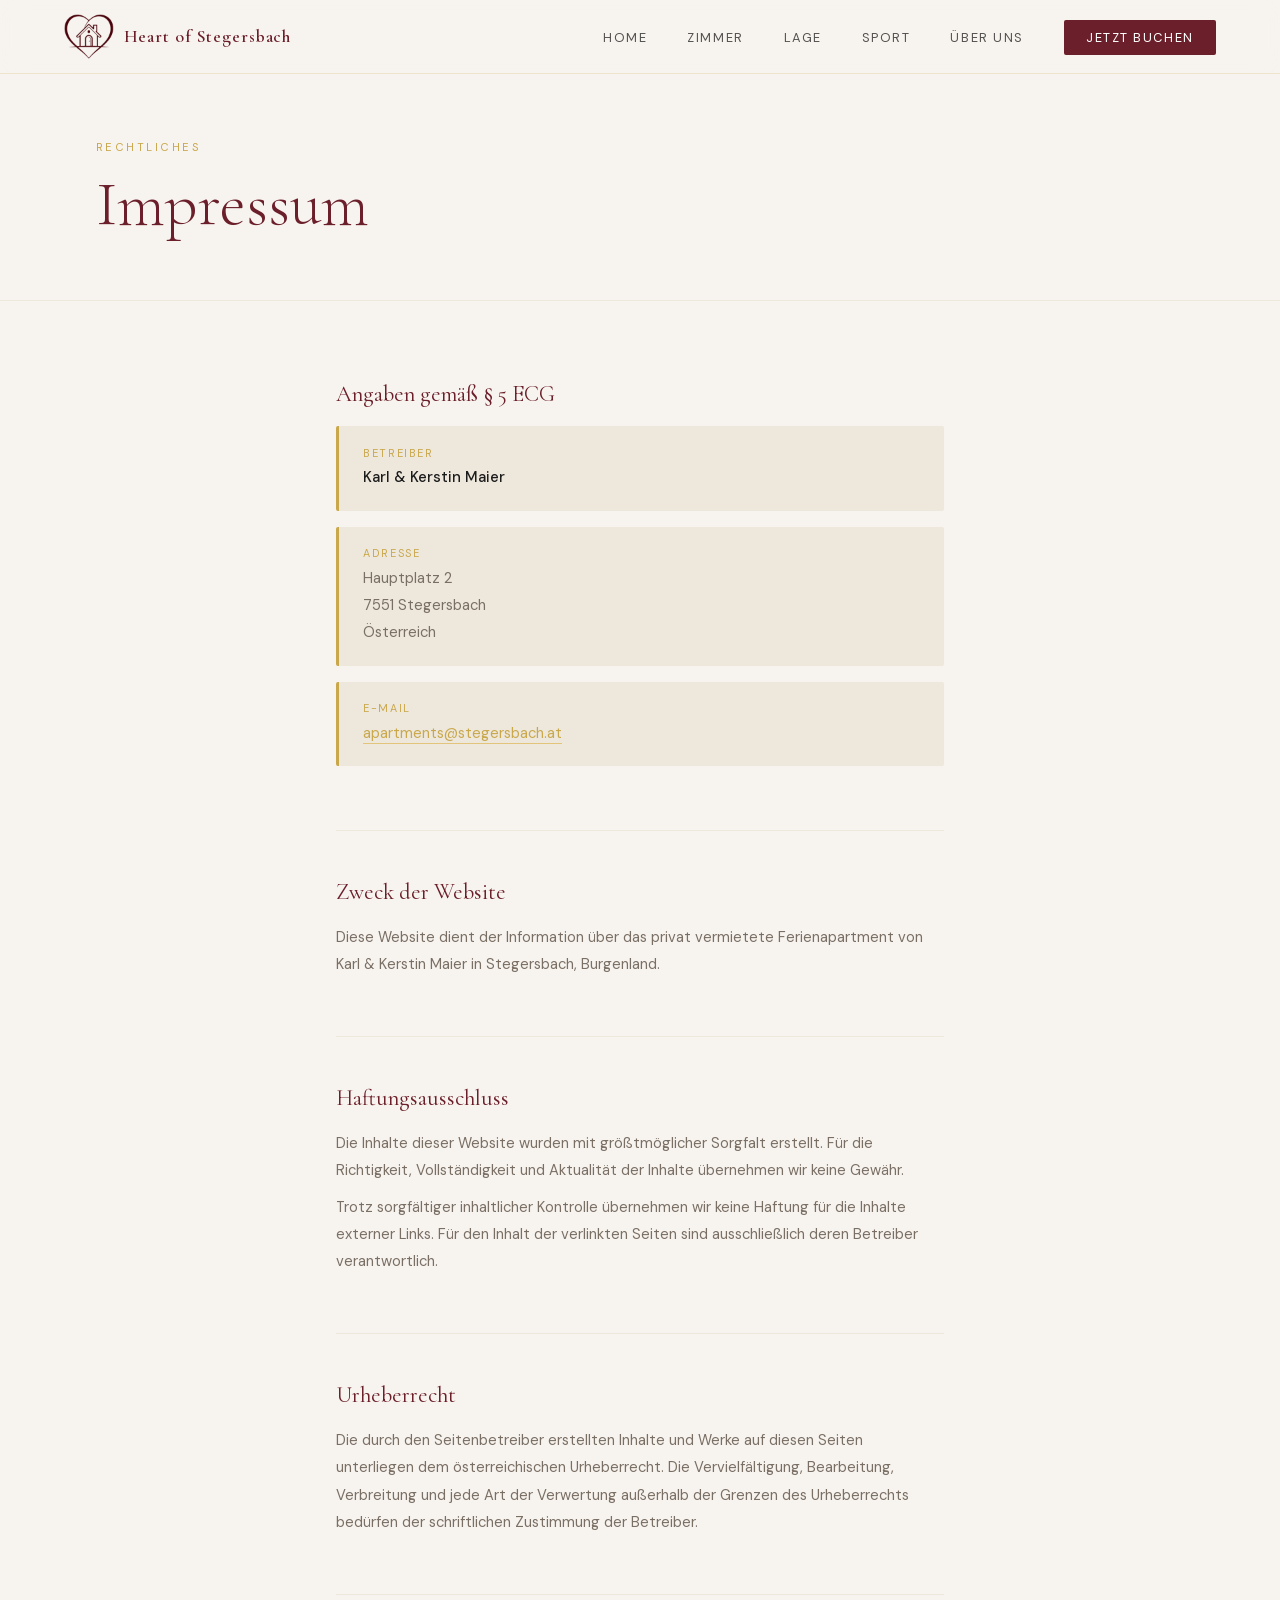
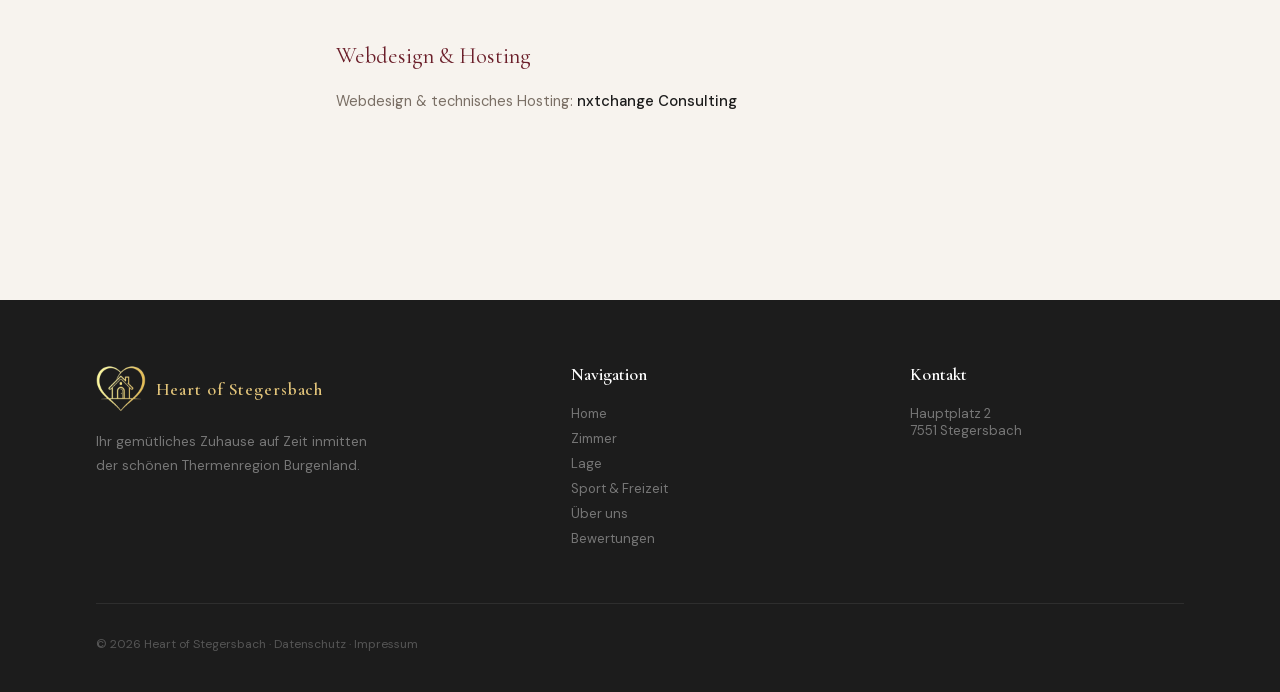
<file: impressum.html>
<!DOCTYPE html>
<html lang="de">
<head>
  <meta charset="UTF-8" />
  <meta name="viewport" content="width=device-width, initial-scale=1.0" />
  <title>Impressum – Heart of Stegersbach</title>
  <meta name="description" content="Impressum von Heart of Stegersbach – Karl &amp; Kerstin Maier, Hauptplatz 2, 7551 Stegersbach, Burgenland." />
  <link rel="icon" href="favicon.ico" sizes="48x48" />
  <link rel="icon" href="icon-192.png" type="image/png" sizes="192x192" />
  <link rel="apple-touch-icon" href="apple-touch-icon.png" />
  <link rel="canonical" href="https://heartofstegersbach.at/impressum.html" />
  <link rel="preload" href="fonts/cormorant-garamond-latin.woff2" as="font" type="font/woff2" crossorigin />
  <link rel="preload" href="fonts/dm-sans-latin.woff2" as="font" type="font/woff2" crossorigin />
  <meta property="og:type" content="website" />
  <meta property="og:site_name" content="Heart of Stegersbach" />
  <meta property="og:locale" content="de_AT" />
  <meta property="og:title" content="Impressum – Heart of Stegersbach" />
  <meta property="og:description" content="Impressum von Heart of Stegersbach – Karl &amp; Kerstin Maier, Hauptplatz 2, 7551 Stegersbach, Burgenland." />
  <meta property="og:url" content="https://heartofstegersbach.at/impressum.html" />
  <meta property="og:image" content="https://heartofstegersbach.at/images/og-image.jpg" />
  <meta property="og:image:width" content="1200" />
  <meta property="og:image:height" content="630" />
  <meta property="og:image:alt" content="Das Haus am Hauptplatz 2 in Stegersbach" />
  <meta name="twitter:card" content="summary_large_image" />
  <link rel="stylesheet" href="style.css" />
  <style>
    .legal-hero {
      padding: 140px 6rem 60px;
      background: var(--cream);
      border-bottom: 1px solid var(--cream-dark);
    }
    .legal-hero span {
      display: block;
      font-size: 0.7rem;
      letter-spacing: 0.22em;
      text-transform: uppercase;
      color: var(--gold);
      margin-bottom: 0.8rem;
    }
    .legal-hero h1 {
      font-size: clamp(2.5rem, 5vw, 4rem);
      color: var(--burgundy);
    }
    .legal-content {
      max-width: 800px;
      margin: 0 auto;
      padding: 5rem 6rem;
    }
    .legal-section {
      margin-bottom: 3rem;
      padding-bottom: 3rem;
      border-bottom: 1px solid var(--cream-dark);
    }
    .legal-section:last-child { border-bottom: none; }
    .legal-section h2 {
      font-size: 1.4rem;
      color: var(--burgundy);
      margin-bottom: 1.2rem;
      font-family: 'Cormorant Garamond', serif;
      font-weight: 400;
    }
    .legal-section p,
    .legal-section li {
      font-size: 0.92rem;
      color: var(--muted);
      line-height: 1.85;
      margin-bottom: 0.6rem;
    }
    .legal-section strong { color: var(--charcoal); font-weight: 500; }
    .legal-section a {
      color: var(--gold);
      text-decoration: none;
      border-bottom: 1px solid var(--gold-light);
    }
    .legal-section a:hover { color: var(--burgundy); border-color: var(--burgundy); }
    .legal-label {
      font-size: 0.68rem;
      letter-spacing: 0.15em;
      text-transform: uppercase;
      color: var(--gold);
      display: block;
      margin-bottom: 0.3rem;
    }
    .legal-block {
      background: var(--cream-dark);
      border-left: 3px solid var(--gold);
      padding: 1.2rem 1.5rem;
      margin-bottom: 1rem;
      border-radius: 2px;
    }
    .legal-block p { margin: 0; }
    @media (max-width: 900px) {
      .legal-hero { padding: 120px 2rem 40px; }
      .legal-content { padding: 3rem 2rem; }
    }
    @media (max-width: 600px) {
      .legal-hero { padding: 100px 1.5rem 30px; }
      .legal-content { padding: 2rem 1.5rem; }
    }
  </style>
</head>
<body>

  <!-- NAVBAR -->
  <nav id="navbar">
    <a href="index.html" class="logo">
      <img src="images/logo-burgundy.png" class="logo-icon" alt="Heart of Stegersbach Logo" />
      <span class="logo-text">Heart of Stegersbach</span>
    </a>
    <button class="burger" id="burger" aria-label="Menü öffnen">
      <span></span><span></span><span></span>
    </button>
    <ul class="nav-links" id="navLinks">
      <li><a href="index.html">Home</a></li>
      <li><a href="zimmer.html">Zimmer</a></li>
      <li><a href="index.html#zentrum">Lage</a></li>
      <li><a href="index.html#sport">Sport</a></li>
      <li><a href="ueber-uns.html">Über uns</a></li>
      <li><a href="https://www.airbnb.at/rooms/1131870969533709881?source_impression_id=p3_1778003307_P3C-FinyMxoVpWGq" target="_blank" rel="noopener" class="nav-cta">Jetzt buchen</a></li>
    </ul>
  </nav>

  <!-- HERO -->
  <div class="legal-hero">
    <span>Rechtliches</span>
    <h1>Impressum</h1>
  </div>

  <!-- CONTENT -->
  <div class="legal-content">

    <div class="legal-section">
      <h2>Angaben gemäß § 5 ECG</h2>
      <div class="legal-block">
        <span class="legal-label">Betreiber</span>
        <p><strong>Karl & Kerstin Maier</strong></p>
      </div>
      <div class="legal-block">
        <span class="legal-label">Adresse</span>
        <p>Hauptplatz 2<br>7551 Stegersbach<br>Österreich</p>
      </div>
      <div class="legal-block">
        <span class="legal-label">E-Mail</span>
        <p><a href="mailto:apartments@stegersbach.at">apartments@stegersbach.at</a></p>
      </div>
    </div>

    <div class="legal-section">
      <h2>Zweck der Website</h2>
      <p>Diese Website dient der Information über das privat vermietete Ferienapartment von Karl & Kerstin Maier in Stegersbach, Burgenland.</p>
    </div>

    <div class="legal-section">
      <h2>Haftungsausschluss</h2>
      <p>Die Inhalte dieser Website wurden mit größtmöglicher Sorgfalt erstellt. Für die Richtigkeit, Vollständigkeit und Aktualität der Inhalte übernehmen wir keine Gewähr.</p>
      <p>Trotz sorgfältiger inhaltlicher Kontrolle übernehmen wir keine Haftung für die Inhalte externer Links. Für den Inhalt der verlinkten Seiten sind ausschließlich deren Betreiber verantwortlich.</p>
    </div>

    <div class="legal-section">
      <h2>Urheberrecht</h2>
      <p>Die durch den Seitenbetreiber erstellten Inhalte und Werke auf diesen Seiten unterliegen dem österreichischen Urheberrecht. Die Vervielfältigung, Bearbeitung, Verbreitung und jede Art der Verwertung außerhalb der Grenzen des Urheberrechts bedürfen der schriftlichen Zustimmung der Betreiber.</p>
    </div>

    <div class="legal-section">
      <h2>Webdesign & Hosting</h2>
      <p>Webdesign & technisches Hosting: <strong>nxtchange Consulting</strong></p>
    </div>

  </div>

<!-- FOOTER -->
<footer>
  <div class="footer-top">
    <div class="footer-brand">
      <a href="#" class="logo">
        <img loading="lazy" src="images/logo.png" class="logo-icon" alt="Heart of Stegersbach Logo" />
        <span class="logo-text">Heart of Stegersbach</span>
      </a>
      <p>Ihr gemütliches Zuhause auf Zeit inmitten der schönen Thermenregion Burgenland.</p>
    </div>
    <div class="footer-col">
      <h4>Navigation</h4>
      <a href="index.html">Home</a>
      <a href="zimmer.html">Zimmer</a>
      <a href="index.html#zentrum">Lage</a>
      <a href="index.html#sport">Sport & Freizeit</a>
      <a href="ueber-uns.html">Über uns</a>
      <a href="index.html#testimonials">Bewertungen</a>
    </div>
    <div class="footer-col">
      <h4>Kontakt</h4>
      <p>Hauptplatz 2<br>7551 Stegersbach</p>
    </div>
  </div>
  <div class="footer-bottom">
    <p>© 2026 Heart of Stegersbach · <a href="datenschutz.html" style="color:rgba(255,255,255,0.25);text-decoration:none;">Datenschutz</a> · <a href="impressum.html" style="color:rgba(255,255,255,0.25);text-decoration:none;">Impressum</a></p>
    <div class="social-links"></div>
  </div>
</footer>

  <script>
    const navbar = document.getElementById('navbar');
    window.addEventListener('scroll', () => navbar.classList.toggle('scrolled', window.scrollY > 40));
    const burger = document.getElementById('burger');
    const navLinks = document.getElementById('navLinks');
    burger.addEventListener('click', () => {
      burger.classList.toggle('open');
      navLinks.classList.toggle('open');
    });
    navLinks.querySelectorAll('a').forEach(link => {
      link.addEventListener('click', () => {
        burger.classList.remove('open');
        navLinks.classList.remove('open');
      });
    });
  </script>
</body>
</html>
</file>
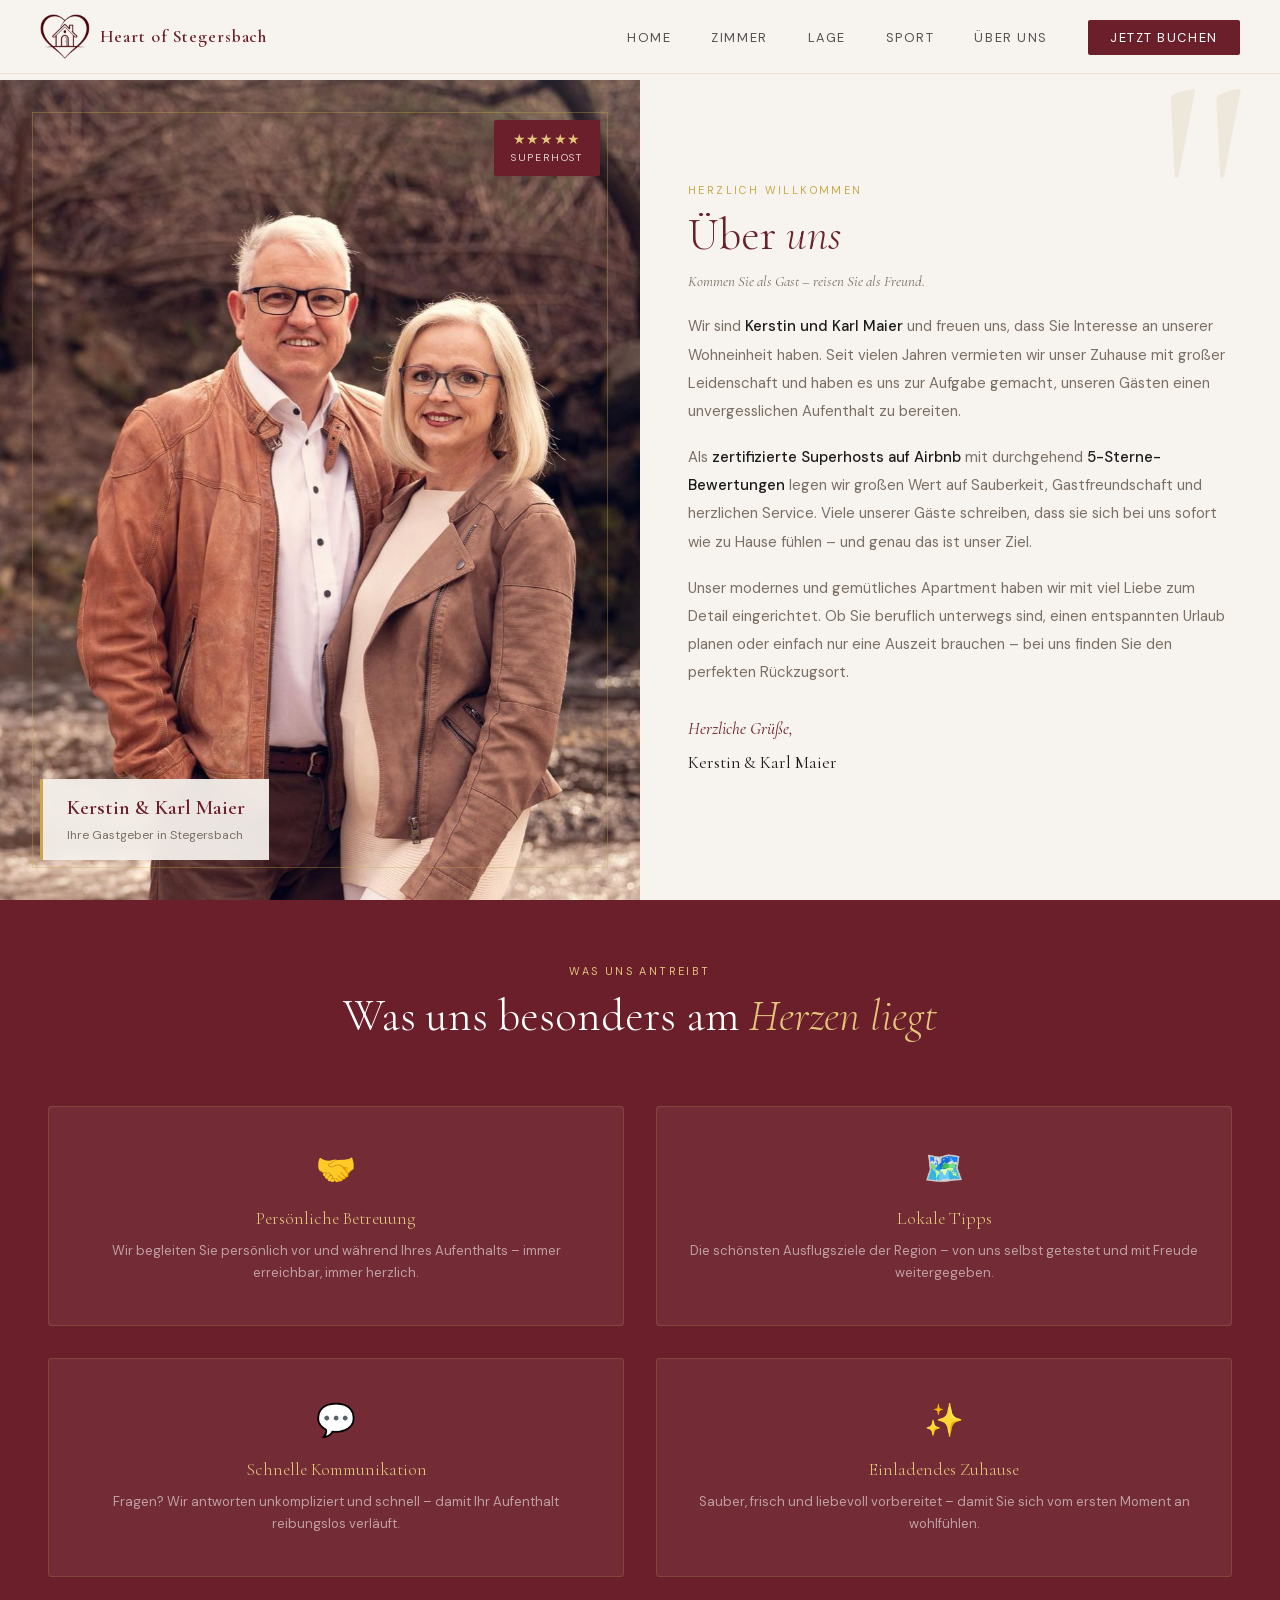
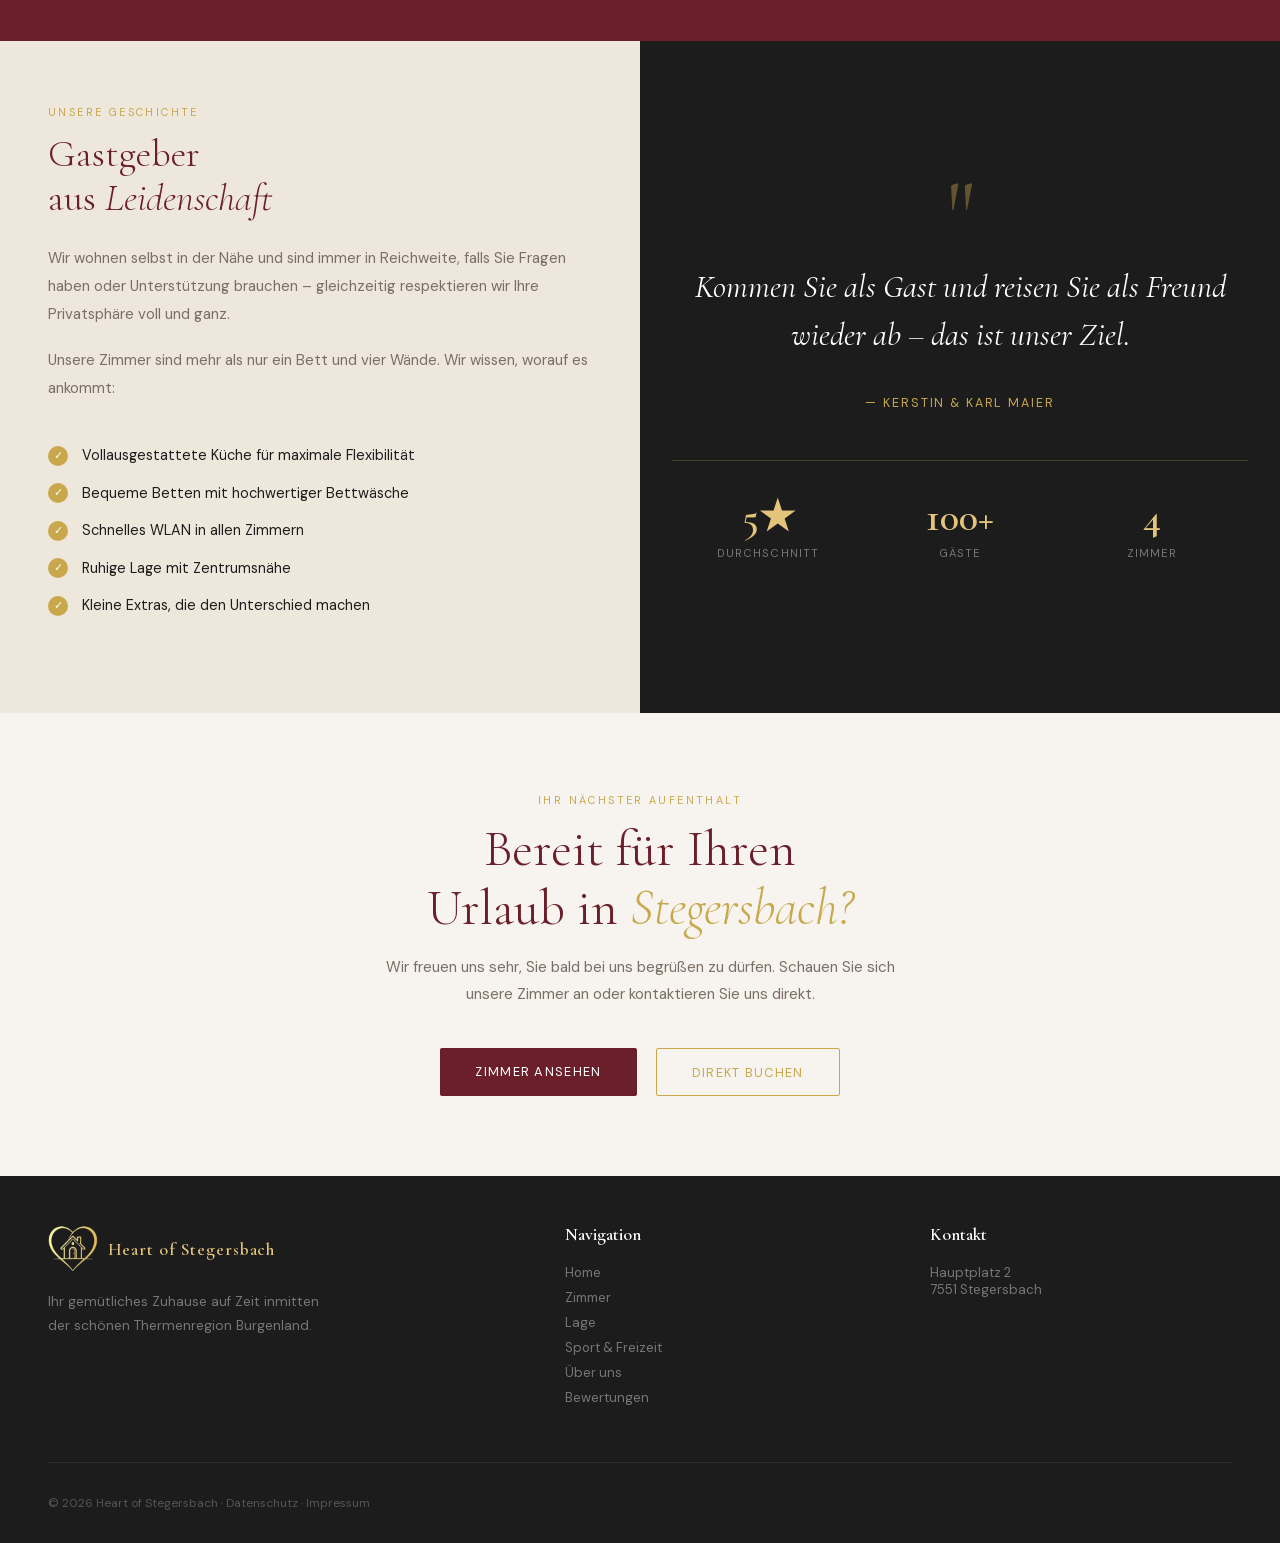
<file: ueber-uns.html>
<!DOCTYPE html>
<html lang="de">
<head>
  <meta charset="UTF-8" />
  <meta name="viewport" content="width=device-width, initial-scale=1.0" />
  <title>Über uns – Heart of Stegersbach</title>
  <meta name="description" content="Kerstin &amp; Karl Maier sind Ihre Gastgeber in Stegersbach – Airbnb-Superhosts mit 5★-Bewertungen, persönlicher Betreuung und Ausflugstipps fürs Burgenland." />
  <link rel="icon" href="favicon.ico" sizes="48x48" />
  <link rel="icon" href="icon-192.png" type="image/png" sizes="192x192" />
  <link rel="apple-touch-icon" href="apple-touch-icon.png" />
  <link rel="canonical" href="https://heartofstegersbach.at/ueber-uns.html" />
  <link rel="preload" href="fonts/cormorant-garamond-latin.woff2" as="font" type="font/woff2" crossorigin />
  <link rel="preload" href="fonts/dm-sans-latin.woff2" as="font" type="font/woff2" crossorigin />
  <meta property="og:type" content="website" />
  <meta property="og:site_name" content="Heart of Stegersbach" />
  <meta property="og:locale" content="de_AT" />
  <meta property="og:title" content="Über uns – Heart of Stegersbach" />
  <meta property="og:description" content="Kerstin &amp; Karl Maier sind Ihre Gastgeber in Stegersbach – Airbnb-Superhosts mit 5★-Bewertungen, persönlicher Betreuung und Ausflugstipps fürs Burgenland." />
  <meta property="og:url" content="https://heartofstegersbach.at/ueber-uns.html" />
  <meta property="og:image" content="https://heartofstegersbach.at/images/og-image.jpg" />
  <meta property="og:image:width" content="1200" />
  <meta property="og:image:height" content="630" />
  <meta property="og:image:alt" content="Das Haus am Hauptplatz 2 in Stegersbach" />
  <meta name="twitter:card" content="summary_large_image" />
  <link rel="stylesheet" href="style.css" />

  <style>
    /* ── HERO ── */
    .hero {
      min-height: 100vh;
      display: grid;
      grid-template-columns: 1fr 1fr;
      padding-top: 80px;
      overflow: hidden;
      max-height: 100vh; /* ← NEU */
    }

    .hero-photo {
      position: relative;
      overflow: hidden;
      height: calc(100vh - 80px); /* ← NEU */
    }
    .hero-photo img {
      width: 100%; height: 100%; object-fit: cover; object-position: center top;
      display: block;
      /*max-height: 700px;*/
      transition: transform 8s ease;
    }
    .hero-photo:hover img { transform: scale(1.04); }
    .hero-photo::after {
      content: '';
      position: absolute;
      inset: 2rem;
      border: 1px solid rgba(201,168,76,0.35);
      pointer-events: none;
    }

    .photo-tag {
      position: absolute;
      bottom: 2.5rem; left: 2.5rem;
      background: rgba(247,243,238,0.93);
      backdrop-filter: blur(10px);
      padding: 1rem 1.5rem;
      border-left: 3px solid var(--gold);
    }
    .photo-tag strong {
      font-family: 'Cormorant Garamond', serif;
      font-size: 1.3rem; color: var(--burgundy); display: block; margin-bottom: 0.2rem;
    }
    .photo-tag span { font-size: 0.75rem; color: var(--muted); }

    .airbnb-badge {
      position: absolute;
      top: 2.5rem; right: 2.5rem;
      background: var(--burgundy);
      color: var(--white);
      padding: 0.7rem 1.1rem;
      text-align: center;
      border-radius: 2px;
    }
    .airbnb-badge .stars { color: var(--gold-light); font-size: 0.85rem; letter-spacing: 0.05em; display: block; }
    .airbnb-badge .badge-label { font-size: 0.65rem; letter-spacing: 0.15em; text-transform: uppercase; opacity: 0.8; margin-top: 0.2rem; display: block; }

    .hero-content {
      display: flex;
      flex-direction: column;
      justify-content: center;
      padding: 6rem 5rem;
      background: var(--cream);
      position: relative;
      overflow-y: auto; /* ← NEU: scrollbar wenn Inhalt zu lang */
      height: calc(100vh - 80px); /* ← NEU */
      max-height: none; /* ← max-height entfernen */
    }
    .hero-content::before {
      content: '"';
      font-family: 'Cormorant Garamond', serif;
      font-size: 20rem;
      color: var(--cream-dark);
      position: absolute;
      top: -3rem; right: 2rem;
      line-height: 1;
      pointer-events: none;
      z-index: 0;
    }
    .hero-content > * { position: relative; z-index: 1; }
    .hero-content h1 { font-size: clamp(2.6rem, 4vw, 4rem); color: var(--burgundy); margin-bottom: 0.3rem; }
    .hero-content h1 em { font-style: italic; }
    .hero-subtitle { font-family: 'Cormorant Garamond', serif; font-size: 1.2rem; color: var(--muted); font-style: italic; margin-bottom: 2rem; }
    .hero-content p { color: var(--muted); line-height: 1.9; font-size: 0.93rem; margin-bottom: 1.1rem; }
    .hero-content p strong { color: var(--charcoal); font-weight: 500; }

    /* ── WERTE ── */
    .values {
      background: var(--burgundy);
      padding: 6rem;
    }
    .values-header { text-align: center; margin-bottom: 4rem; }
    .values-header .section-tag { color: var(--gold-light); }
    .values-header h2 { font-size: clamp(2rem, 3.5vw, 3rem); color: var(--white); }
    .values-header h2 em { font-style: italic; color: var(--gold-light); }

    .values-grid {
      display: grid;
      grid-template-columns: repeat(4, 1fr);
      gap: 2rem;
    }
    .value-card {
      background: rgba(255,255,255,0.06);
      border: 1px solid rgba(201,168,76,0.2);
      border-radius: 4px;
      padding: 2.5rem 1.8rem;
      text-align: center;
      transition: background 0.3s, transform 0.3s;
    }
    .value-card:hover { background: rgba(255,255,255,0.1); transform: translateY(-5px); }
    .value-icon { font-size: 2rem; display: block; margin-bottom: 1.2rem; }
    .value-card h3 { font-size: 1.1rem; color: var(--gold-light); margin-bottom: 0.7rem; }
    .value-card p { font-size: 0.82rem; color: rgba(255,255,255,0.55); line-height: 1.7; }

    /* ── STORY ── */
    .story {
      display: grid;
      grid-template-columns: 1fr 1fr;
      background: var(--cream-dark);
      overflow: hidden;
    }
    .story-content {
      padding: 6rem;
      display: flex;
      flex-direction: column;
      justify-content: center;
    }
    .story-content h2 { font-size: clamp(2rem, 3vw, 2.8rem); color: var(--burgundy); margin-bottom: 1.5rem; }
    .story-content h2 em { font-style: italic; }
    .story-content p { color: var(--muted); line-height: 1.9; font-size: 0.93rem; margin-bottom: 1.1rem; }

    .highlights { list-style: none; margin: 1.5rem 0 2rem; display: flex; flex-direction: column; gap: 0.9rem; }
    .highlights li { display: flex; align-items: flex-start; gap: 0.9rem; font-size: 0.9rem; color: var(--charcoal); line-height: 1.6; }
    .hl-dot { min-width: 20px; height: 20px; border-radius: 50%; background: var(--gold); display: flex; align-items: center; justify-content: center; font-size: 0.7rem; color: var(--white); margin-top: 0.1rem; }

    .story-visual {
      position: relative;
      overflow: hidden;
      background: var(--charcoal);
      display: flex;
      align-items: center;
      justify-content: center;
    }
    .story-visual-inner { padding: 4rem; text-align: center; }
    .quote-mark { font-family: 'Cormorant Garamond', serif; font-size: 6rem; color: var(--gold); opacity: 0.4; line-height: 0.5; display: block; margin-bottom: 1.5rem; }
    .quote-text { font-family: 'Cormorant Garamond', serif; font-size: clamp(1.4rem, 2.5vw, 2rem); color: var(--white); line-height: 1.5; font-style: italic; margin-bottom: 2rem; }
    .quote-author { font-size: 0.78rem; letter-spacing: 0.15em; text-transform: uppercase; color: var(--gold); }

    .stats-row {
      display: grid;
      grid-template-columns: repeat(3, 1fr);
      border-top: 1px solid rgba(201,168,76,0.25);
      margin-top: 3rem;
      padding-top: 2rem;
    }
    .stat { text-align: center; }
    .stat-num { font-family: 'Cormorant Garamond', serif; font-size: 2.5rem; font-weight: 600; color: var(--gold-light); display: block; }
    .stat-label { font-size: 0.7rem; letter-spacing: 0.1em; text-transform: uppercase; color: rgba(255,255,255,0.4); }

    /* ── CTA ── */
    .cta-section {
      padding: 7rem 6rem;
      background: var(--cream);
      text-align: center;
    }
    .cta-section .section-tag { justify-content: center; display: block; }
    .cta-section h2 { font-size: clamp(2.2rem, 4vw, 3.5rem); color: var(--burgundy); margin-bottom: 1rem; }
    .cta-section h2 em { font-style: italic; color: var(--gold); }
    .cta-section p { color: var(--muted); font-size: 0.95rem; line-height: 1.8; max-width: 520px; margin: 0 auto 2.5rem; }
    .cta-btns { display: flex; gap: 1.2rem; justify-content: center; flex-wrap: wrap; }

/* ══ ULTRAWIDE (1920px+) ══ */
@media (min-width: 1920px) {
  nav { padding: 1.2rem 8rem; }
  .hero-content { padding: 6rem 8rem; }
  .values { padding: 6rem 12rem; }
  .values-grid { max-width: 1600px; margin: 0 auto; }
  .story-content { padding: 6rem 8rem; }
  .cta-section { padding: 7rem 12rem; }
}

/* ══ HOCHFORMAT / SCHMALES FENSTER (900px–1280px) ══ */
@media (min-width: 900px) and (max-width: 1280px) {
  nav { padding: 1.2rem 2.5rem; }
  .hero-content { padding: 4rem 3rem; }
  .hero-content h1 { font-size: 2.8rem; }
  .values { padding: 4rem 3rem; }
  .values-grid { grid-template-columns: repeat(2, 1fr); }
  .story-content { padding: 4rem 3rem; }
  .story-visual-inner { padding: 3rem 2rem; }
  .cta-section { padding: 5rem 3rem; }
  footer { padding: 3rem 3rem 2rem; }
}

/* ── MOBILE (max 900px) ── */
@media (max-width: 900px) {
  .hero {
    grid-template-columns: 1fr;
    min-height: auto;
    max-height: none;
    padding-top: 64px;
  }
  .hero-photo {
    height: 85vw; /* ← war 70vw, jetzt größer */
    min-height: 580px; /* ← war 280px */
    max-height: 700px; /* ← war 400px */
  }
  .hero-photo img {
    object-position: center 20%; /* ← Gesichter nach oben */
  }
  .hero-content {
    padding: 2.5rem 1.5rem;
    height: auto;
    max-height: none;
    overflow-y: visible;
    font-size: 1rem;
  }
  .hero-content::before { display: none; }
  .hero-content h1 { font-size: 2.2rem; }
  .values { padding: 3rem 1.5rem; }
  .values-grid { grid-template-columns: 1fr 1fr; gap: 1rem; }
  .story { grid-template-columns: 1fr; }
  .story-content { padding: 2.5rem 1.5rem; }
  .story-visual-inner { padding: 2.5rem 1.5rem; }
  .cta-section { padding: 3rem 1.5rem; }
  footer { padding: 2.5rem 1.5rem 1.5rem; }
  .footer-top { grid-template-columns: 1fr; gap: 1.5rem; }
}
  </style>
</head>
<body>

  <!-- NAVBAR -->
  <nav id="navbar">
    <a href="index.html" class="logo">
      <img src="images/logo-burgundy.png" class="logo-icon" alt="Heart of Stegersbach Logo" />
      <span class="logo-text">Heart of Stegersbach</span>
    </a>
    <button class="burger" id="burger" aria-label="Menü öffnen">
      <span></span>
      <span></span>
      <span></span>
    </button>
    <ul class="nav-links" id="navLinks">
      <li><a href="index.html">Home</a></li>
      <li><a href="zimmer.html">Zimmer</a></li>
      <li><a href="index.html#zentrum">Lage</a></li>
      <li><a href="index.html#sport">Sport</a></li>
      <li><a href="ueber-uns.html">Über uns</a></li>
      <li><a href="https://www.airbnb.at/rooms/1131870969533709881?source_impression_id=p3_1778003307_P3C-FinyMxoVpWGq" target="_blank" rel="noopener" class="nav-cta">Jetzt buchen</a></li>
    </ul>
  </nav>

  <!-- HERO: FOTO + TEXT -->
  <section class="hero">
    <div class="hero-photo reveal-left">
      <img
        src="images/team-gastgeber.jpg"
        alt="Kerstin und Karl Maier"
      />
      <div class="airbnb-badge">
        <span class="stars">★★★★★</span>
        <span class="badge-label">Superhost</span>
      </div>
      <div class="photo-tag">
        <strong>Kerstin & Karl Maier</strong>
        <span>Ihre Gastgeber in Stegersbach</span>
      </div>
    </div>

    <div class="hero-content">
      <span class="section-tag reveal">Herzlich willkommen</span>
      <h1 class="reveal d1">Über <em>uns</em></h1>
      <p class="hero-subtitle reveal d1">Kommen Sie als Gast – reisen Sie als Freund.</p>
      <p class="reveal d2">
        Wir sind <strong>Kerstin und Karl Maier</strong> und freuen uns, dass Sie Interesse an unserer Wohneinheit haben. Seit vielen Jahren vermieten wir unser Zuhause mit großer Leidenschaft und haben es uns zur Aufgabe gemacht, unseren Gästen einen unvergesslichen Aufenthalt zu bereiten.
      </p>
      <p class="reveal d2">
        Als <strong>zertifizierte Superhosts auf Airbnb</strong> mit durchgehend <strong>5-Sterne-Bewertungen</strong> legen wir großen Wert auf Sauberkeit, Gastfreundschaft und herzlichen Service. Viele unserer Gäste schreiben, dass sie sich bei uns sofort wie zu Hause fühlen – und genau das ist unser Ziel.
      </p>
      <p class="reveal d3">
        Unser modernes und gemütliches Apartment haben wir mit viel Liebe zum Detail eingerichtet. Ob Sie beruflich unterwegs sind, einen entspannten Urlaub planen oder einfach nur eine Auszeit brauchen – bei uns finden Sie den perfekten Rückzugsort.
      </p>
      <p class="reveal d3" style="font-family:'Cormorant Garamond',serif; font-size:1.1rem; font-style:italic; color:var(--burgundy); margin-top:0.5rem;">
        Herzliche Grüße,<br><strong style="font-style:normal;">Kerstin & Karl Maier</strong>
      </p>
    </div>
  </section>

  <!-- WERTE -->
  <section class="values">
    <div class="values-header reveal">
      <span class="section-tag">Was uns antreibt</span>
      <h2>Was uns besonders am <em>Herzen liegt</em></h2>
    </div>
    <div class="values-grid">
      <div class="value-card reveal d1">
        <span class="value-icon">🤝</span>
        <h3>Persönliche Betreuung</h3>
        <p>Wir begleiten Sie persönlich vor und während Ihres Aufenthalts – immer erreichbar, immer herzlich.</p>
      </div>
      <div class="value-card reveal d2">
        <span class="value-icon">🗺️</span>
        <h3>Lokale Tipps</h3>
        <p>Die schönsten Ausflugsziele der Region – von uns selbst getestet und mit Freude weitergegeben.</p>
      </div>
      <div class="value-card reveal d3">
        <span class="value-icon">💬</span>
        <h3>Schnelle Kommunikation</h3>
        <p>Fragen? Wir antworten unkompliziert und schnell – damit Ihr Aufenthalt reibungslos verläuft.</p>
      </div>
      <div class="value-card reveal d4">
        <span class="value-icon">✨</span>
        <h3>Einladendes Zuhause</h3>
        <p>Sauber, frisch und liebevoll vorbereitet – damit Sie sich vom ersten Moment an wohlfühlen.</p>
      </div>
    </div>
  </section>

  <!-- STORY / ZITAT -->
  <section class="story">
    <div class="story-content reveal-left">
      <span class="section-tag">Unsere Geschichte</span>
      <h2>Gastgeber<br>aus <em>Leidenschaft</em></h2>
      <p>Wir wohnen selbst in der Nähe und sind immer in Reichweite, falls Sie Fragen haben oder Unterstützung brauchen – gleichzeitig respektieren wir Ihre Privatsphäre voll und ganz.</p>
      <p>Unsere Zimmer sind mehr als nur ein Bett und vier Wände. Wir wissen, worauf es ankommt:</p>
      <ul class="highlights">
        <li><span class="hl-dot">✓</span>Vollausgestattete Küche für maximale Flexibilität</li>
        <li><span class="hl-dot">✓</span>Bequeme Betten mit hochwertiger Bettwäsche</li>
        <li><span class="hl-dot">✓</span>Schnelles WLAN in allen Zimmern</li>
        <li><span class="hl-dot">✓</span>Ruhige Lage mit Zentrumsnähe</li>
        <li><span class="hl-dot">✓</span>Kleine Extras, die den Unterschied machen</li>
      </ul>
    </div>

    <div class="story-visual reveal-right">
      <div class="story-visual-inner">
        <span class="quote-mark">"</span>
        <p class="quote-text">Kommen Sie als Gast und reisen Sie als Freund wieder ab – das ist unser Ziel.</p>
        <span class="quote-author">— Kerstin & Karl Maier</span>
        <div class="stats-row">
          <div class="stat">
            <span class="stat-num">5★</span>
            <span class="stat-label">Durchschnitt</span>
          </div>
          <div class="stat">
            <span class="stat-num">100+</span>
            <span class="stat-label">Gäste</span>
          </div>
          <div class="stat">
            <span class="stat-num">4</span>
            <span class="stat-label">Zimmer</span>
          </div>
        </div>
      </div>
    </div>
  </section>

  <!-- CTA -->
  <section class="cta-section">
    <span class="section-tag reveal">Ihr nächster Aufenthalt</span>
    <h2 class="reveal d1">Bereit für Ihren<br>Urlaub in <em>Stegersbach?</em></h2>
    <p class="reveal d2">Wir freuen uns sehr, Sie bald bei uns begrüßen zu dürfen. Schauen Sie sich unsere Zimmer an oder kontaktieren Sie uns direkt.</p>
    <div class="cta-btns reveal d3">
      <a href="zimmer.html" class="btn-primary">Zimmer ansehen</a>
      <a href="https://www.airbnb.at/rooms/1131870969533709881?source_impression_id=p3_1778003307_P3C-FinyMxoVpWGq" target="_blank" rel="noopener" class="btn-outline">Direkt buchen</a>
    </div>
  </section>

<!-- FOOTER -->
<footer>
  <div class="footer-top">
    <div class="footer-brand">
      <a href="#" class="logo">
        <img loading="lazy" src="images/logo.png" class="logo-icon" alt="Heart of Stegersbach Logo" />
        <span class="logo-text">Heart of Stegersbach</span>
      </a>
      <p>Ihr gemütliches Zuhause auf Zeit inmitten der schönen Thermenregion Burgenland.</p>
    </div>
    <div class="footer-col">
      <h4>Navigation</h4>
      <a href="index.html">Home</a>
      <a href="zimmer.html">Zimmer</a>
      <a href="index.html#zentrum">Lage</a>
      <a href="index.html#sport">Sport & Freizeit</a>
      <a href="ueber-uns.html">Über uns</a>
      <a href="index.html#testimonials">Bewertungen</a>
    </div>
    <div class="footer-col">
      <h4>Kontakt</h4>
      <p>Hauptplatz 2<br>7551 Stegersbach</p>
    </div>
  </div>
  <div class="footer-bottom">
    <p>© 2026 Heart of Stegersbach · <a href="datenschutz.html" style="color:rgba(255,255,255,0.25);text-decoration:none;">Datenschutz</a> · <a href="impressum.html" style="color:rgba(255,255,255,0.25);text-decoration:none;">Impressum</a></p>
    <div class="social-links"></div>
  </div>
</footer>

  <script>
    const navbar = document.getElementById('navbar');
    window.addEventListener('scroll', () => navbar.classList.toggle('scrolled', window.scrollY > 40));

    const observer = new IntersectionObserver((entries) => {
      entries.forEach(e => { if (e.isIntersecting) { e.target.classList.add('visible'); observer.unobserve(e.target); } });
    }, { threshold: 0.1 });
    document.querySelectorAll('.reveal, .reveal-left, .reveal-right').forEach(el => observer.observe(el));
  </script>
  <script>
  const burger = document.getElementById('burger');
  const navLinks = document.getElementById('navLinks');

  burger.addEventListener('click', () => {
    burger.classList.toggle('open');
    navLinks.classList.toggle('open');
  });

  // Menü schließen wenn Link geklickt
  navLinks.querySelectorAll('a').forEach(link => {
    link.addEventListener('click', () => {
      burger.classList.remove('open');
      navLinks.classList.remove('open');
    });
  });
</script>
</body>
</html>
</file>
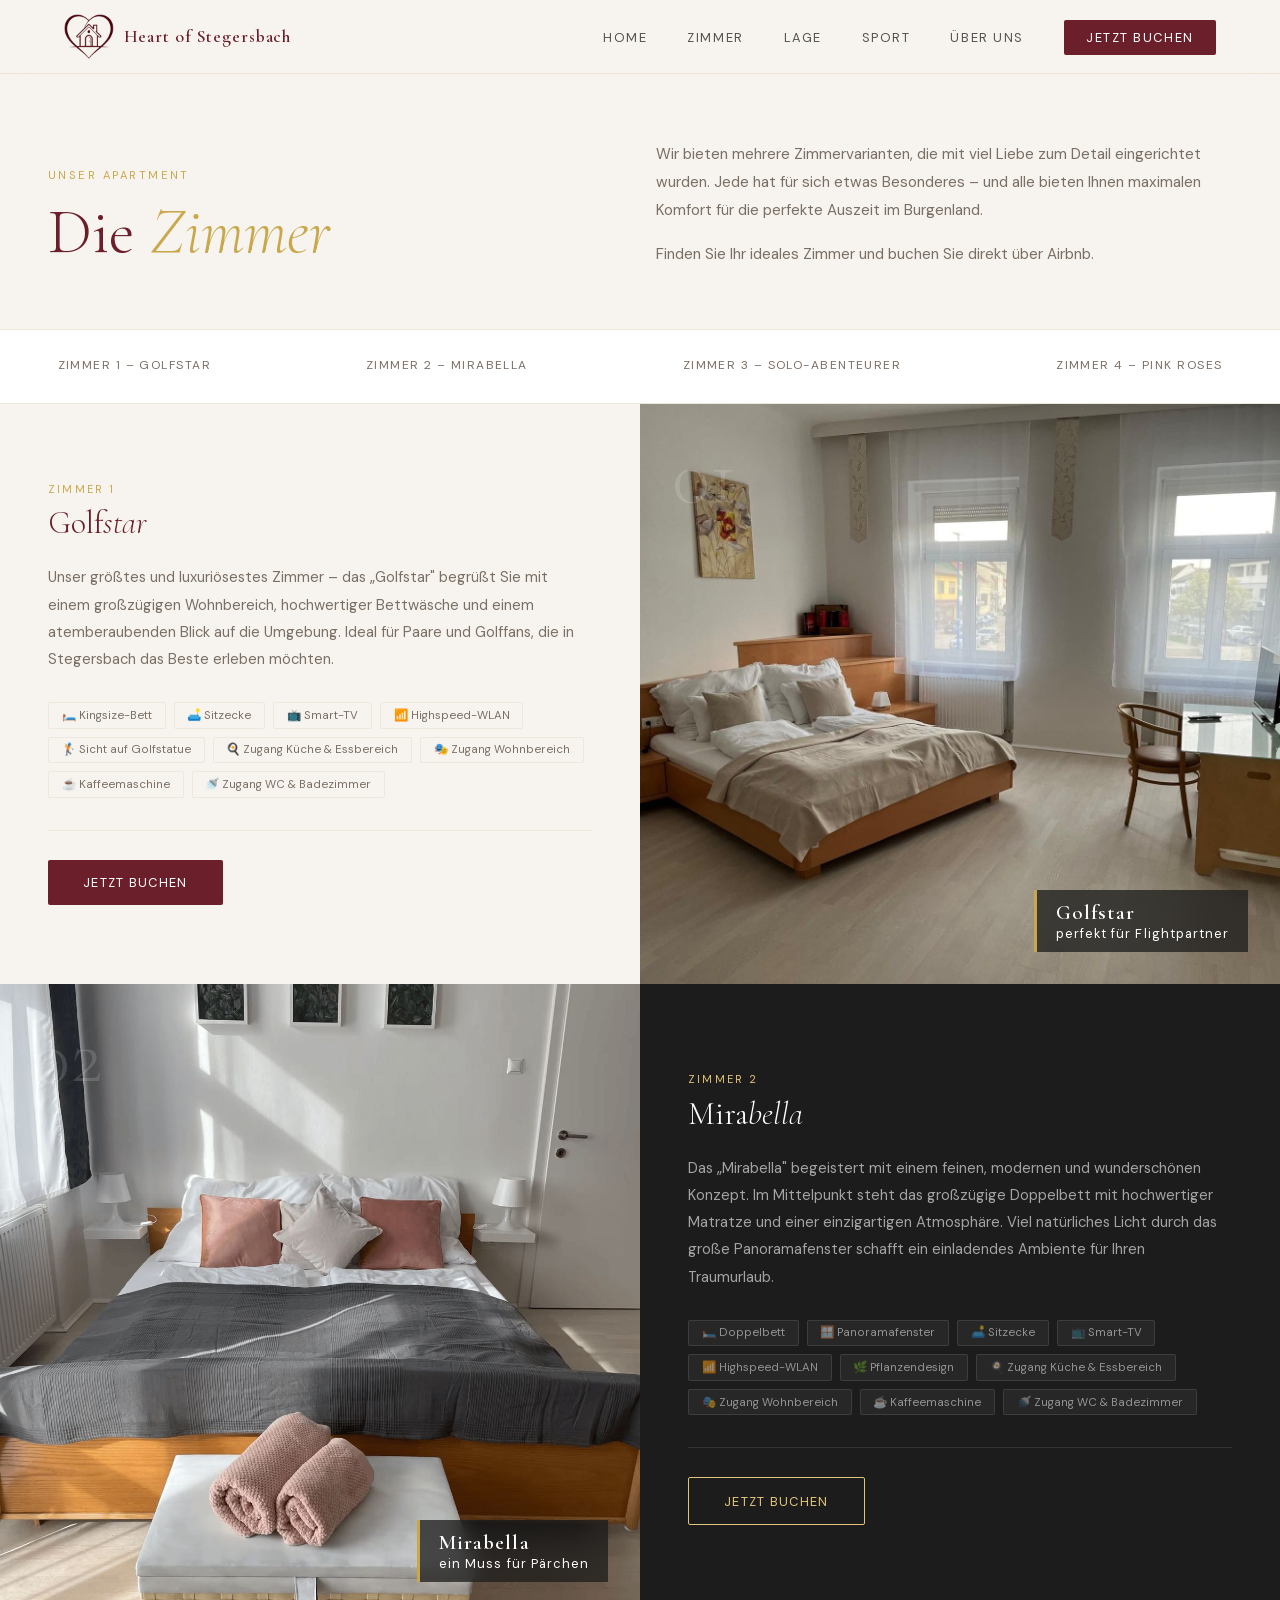
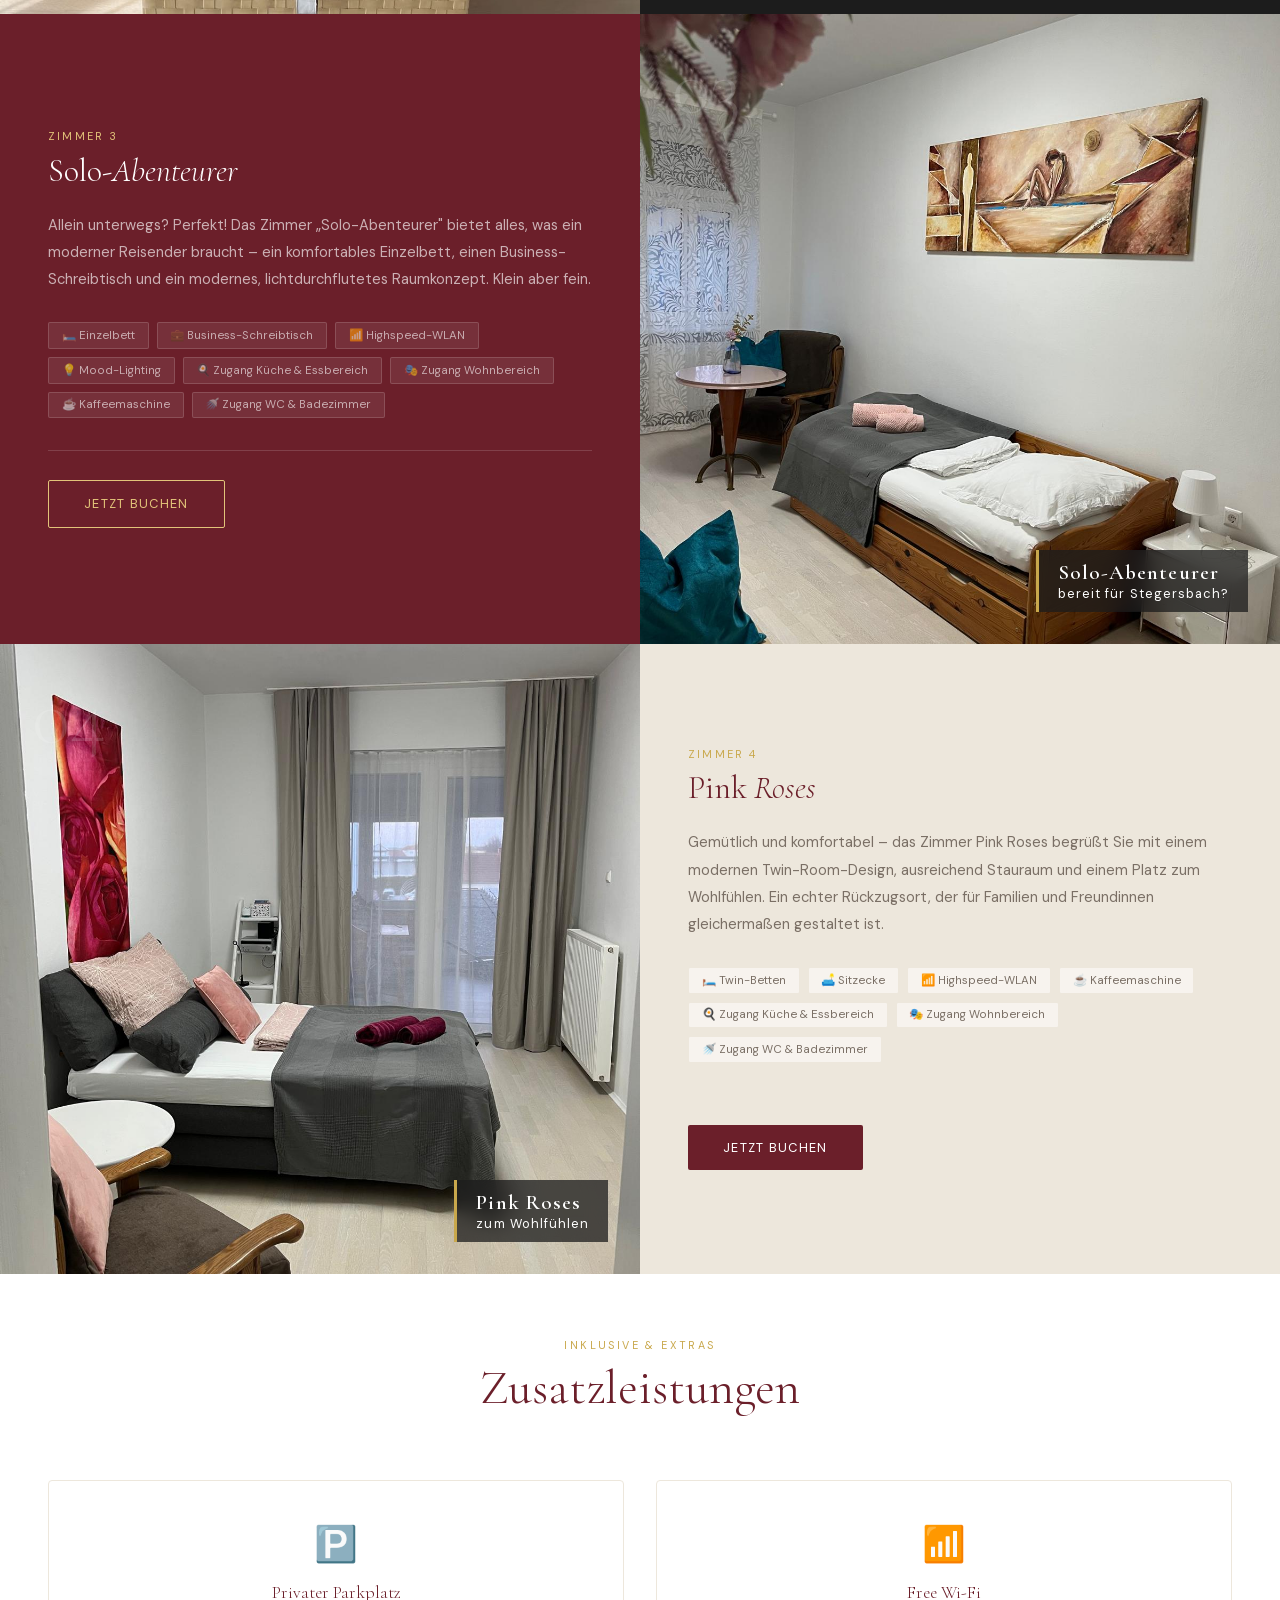
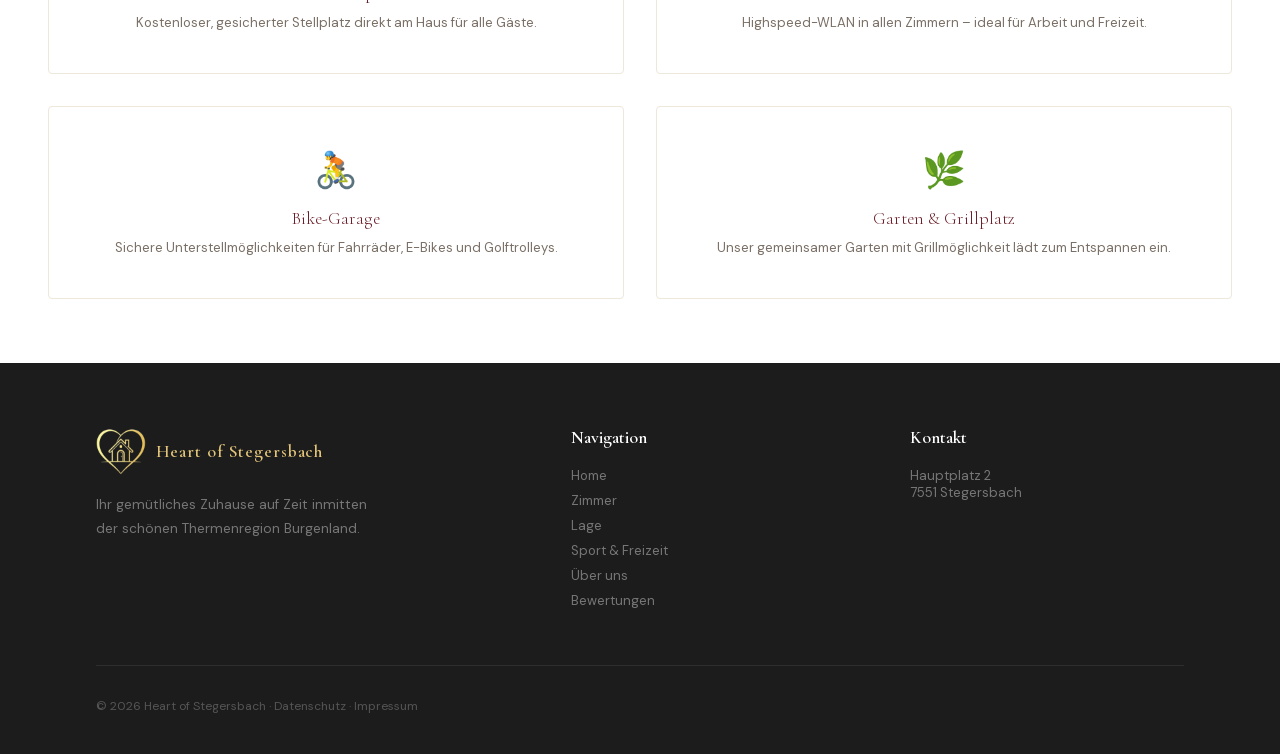
<file: zimmer.html>
<!DOCTYPE html>
<html lang="de">
<head>
  <meta charset="UTF-8" />
  <meta name="viewport" content="width=device-width, initial-scale=1.0" />
  <title>Die Zimmer – Heart of Stegersbach</title>
  <meta name="description" content="Vier Zimmer mit Charakter: Golfstar, Mirabella, Solo-Abenteurer und Pink Roses – mit Küche, WLAN und Gratis-Parkplatz im Zentrum von Stegersbach." />
  <link rel="icon" href="favicon.ico" sizes="48x48" />
  <link rel="icon" href="icon-192.png" type="image/png" sizes="192x192" />
  <link rel="apple-touch-icon" href="apple-touch-icon.png" />
  <link rel="canonical" href="https://heartofstegersbach.at/zimmer.html" />
  <link rel="preload" href="fonts/cormorant-garamond-latin.woff2" as="font" type="font/woff2" crossorigin />
  <link rel="preload" href="fonts/dm-sans-latin.woff2" as="font" type="font/woff2" crossorigin />
  <meta property="og:type" content="website" />
  <meta property="og:site_name" content="Heart of Stegersbach" />
  <meta property="og:locale" content="de_AT" />
  <meta property="og:title" content="Die Zimmer – Heart of Stegersbach" />
  <meta property="og:description" content="Vier Zimmer mit Charakter: Golfstar, Mirabella, Solo-Abenteurer und Pink Roses – mit Küche, WLAN und Gratis-Parkplatz im Zentrum von Stegersbach." />
  <meta property="og:url" content="https://heartofstegersbach.at/zimmer.html" />
  <meta property="og:image" content="https://heartofstegersbach.at/images/og-image.jpg" />
  <meta property="og:image:width" content="1200" />
  <meta property="og:image:height" content="630" />
  <meta property="og:image:alt" content="Das Haus am Hauptplatz 2 in Stegersbach" />
  <meta name="twitter:card" content="summary_large_image" />
  <link rel="stylesheet" href="style.css" />

  <style>
    /* ── PAGE HERO ── */
    .page-hero {
      padding: 140px 6rem 80px;
      background: var(--cream);
      display: grid;
      grid-template-columns: 1fr 1fr;
      gap: 4rem;
      align-items: end;
      border-bottom: 1px solid var(--cream-dark);
    }
    .page-hero-left span {
      display: block; font-size: 0.7rem; letter-spacing: 0.22em;
      text-transform: uppercase; color: var(--gold); margin-bottom: 0.8rem;
    }
    .page-hero-left h1 { font-size: clamp(2.8rem, 5vw, 4.5rem); color: var(--burgundy); }
    .page-hero-left h1 em { font-style: italic; color: var(--gold); }
    .page-hero-right p { color: var(--muted); line-height: 1.85; font-size: 0.95rem; }
    .page-hero-right p + p { margin-top: 1rem; }

    /* ── ZIMMER NAVIGATION ── */
    .room-nav {
      background: var(--white);
      border-bottom: 1px solid var(--cream-dark);
      padding: 0 6rem;
      display: flex;
      gap: 0;
      position: sticky;
      top: 74px; /* exakte Navbar-Höhe */
      z-index: 90;
    }
    .room-nav a {
      padding: 1.1rem 1.6rem;
      text-decoration: none;
      font-size: 0.75rem;
      letter-spacing: 0.12em;
      text-transform: uppercase;
      color: var(--muted);
      border-bottom: 2px solid transparent;
      transition: color 0.2s, border-color 0.2s;
      white-space: nowrap;
    }
    .room-nav a:hover { color: var(--burgundy); border-color: var(--gold); }

    /* ── ZIMMER SEKTIONEN ── */
    .room-section {
      scroll-margin-top: 120px;
      display: grid;
      grid-template-columns: 1fr 1fr;
      min-height: 580px;
      overflow: hidden;
    }
    .room-section:nth-child(even) { direction: rtl; }
    .room-section:nth-child(even) > * { direction: ltr; }

    .room-image { position: relative; overflow: hidden; }
    .room-image img {
      width: 100%; height: 100%; object-fit: cover; display: block;
      transition: transform 7s ease;
      max-height: 630px;
    }
    .room-image:hover img { transform: scale(1.05); }

    .room-number {
      position: absolute;
      top: 2rem; left: 2rem;
      font-family: 'Cormorant Garamond', serif;
      font-size: 5rem; font-weight: 300;
      color: rgba(255,255,255,0.15);
      line-height: 1; pointer-events: none;
    }
    .room-badge {
      position: absolute;
      bottom: 2rem; right: 2rem;
      background: rgba(28,28,28,0.75);
      backdrop-filter: blur(10px);
      color: var(--white);
      padding: 0.6rem 1.2rem;
      font-size: 0.8rem;
      letter-spacing: 0.08em;
      border-left: 3px solid var(--gold);
    }
    .room-badge strong { font-family: 'Cormorant Garamond', serif; font-size: 1.3rem; display: block; }

    .room-content {
      display: flex;
      flex-direction: column;
      justify-content: center;
      padding: 4rem 5rem;
    }
    .room-tag { font-size: 0.68rem; letter-spacing: 0.2em; text-transform: uppercase; color: var(--gold); margin-bottom: 0.6rem; display: block; }
    .room-content h2 { font-size: clamp(1.8rem, 3vw, 2.8rem); color: var(--burgundy); margin-bottom: 1.4rem; }
    .room-content h2 em { font-style: italic; }
    .room-content p { color: var(--muted); line-height: 1.85; font-size: 0.92rem; margin-bottom: 1.8rem; }

    .room-features { display: flex; flex-wrap: wrap; gap: 0.5rem; margin-bottom: 2rem; }
    .room-feat {
      display: inline-flex; align-items: center; gap: 0.4rem;
      padding: 0.3rem 0.8rem;
      background: var(--cream);
      border: 1px solid var(--cream-dark);
      border-radius: 2px;
      font-size: 0.72rem;
      color: var(--muted);
    }

    .room-footer {
      display: flex; align-items: center; justify-content: space-between;
      padding-top: 1.8rem;
      border-top: 1px solid var(--cream-dark);
    }
    .room-price .price-label { font-size: 0.68rem; letter-spacing: 0.1em; text-transform: uppercase; color: var(--muted); display: block; margin-bottom: 0.2rem; }
    .room-price .price-amount { font-family: 'Cormorant Garamond', serif; font-size: 2.2rem; font-weight: 600; color: var(--burgundy); }
    .room-price .price-per { font-size: 0.75rem; color: var(--muted); }

    /* Zimmer Hintergrund-Varianten */
    .room-section.alt-bg .room-content { background: var(--cream-dark); }
    .room-section.dark-bg .room-content { background: var(--charcoal); }
    .room-section.dark-bg .room-tag { color: var(--gold-light); }
    .room-section.dark-bg h2 { color: var(--white); }
    .room-section.dark-bg p { color: rgba(255,255,255,0.6); }
    .room-section.dark-bg .room-feat { background: rgba(255,255,255,0.05); border-color: rgba(255,255,255,0.1); color: rgba(255,255,255,0.5); }
    .room-section.dark-bg .room-footer { border-color: rgba(255,255,255,0.1); }
    .room-section.dark-bg .room-price .price-amount { color: var(--gold-light); }
    .room-section.dark-bg .room-price .price-label,
    .room-section.dark-bg .room-price .price-per { color: rgba(255,255,255,0.4); }
    .room-section.dark-bg .btn-outline { border-color: var(--gold-light); color: var(--gold-light); max-width:180px; }
    .room-section.dark-bg .btn-outline:hover { background: var(--gold-light); color: var(--charcoal); }
    .room-section.burg-bg .room-content { background: var(--burgundy); }
    .room-section.burg-bg .room-tag { color: var(--gold-light); }
    .room-section.burg-bg h2 { color: var(--white); }
    .room-section.burg-bg p { color: rgba(255,255,255,0.65); }
    .room-section.burg-bg .room-feat { background: rgba(255,255,255,0.08); border-color: rgba(255,255,255,0.15); color: rgba(255,255,255,0.6); }
    .room-section.burg-bg .room-footer { border-color: rgba(255,255,255,0.15); }
    .room-section.burg-bg .room-price .price-amount { color: var(--gold-light); }
    .room-section.burg-bg .room-price .price-label,
    .room-section.burg-bg .room-price .price-per { color: rgba(255,255,255,0.4); }
    .room-section.burg-bg .btn-outline { border-color: var(--gold-light); color: var(--gold-light); max-width:180px; }
    .room-section.burg-bg .btn-outline:hover { background: var(--gold-light); color: var(--burgundy); }

    /* ── ZUSATZLEISTUNGEN ── */
    .amenities { padding: 6rem; background: var(--white); }
    .amenities-header { text-align: center; margin-bottom: 4rem; }
    .amenities-header span { font-size: 0.68rem; letter-spacing: 0.22em; text-transform: uppercase; color: var(--gold); display: block; margin-bottom: 0.6rem; }
    .amenities-header h2 { font-size: clamp(2rem, 4vw, 3rem); color: var(--burgundy); }

    .amenities-grid { display: grid; grid-template-columns: repeat(4, 1fr); gap: 2rem; }
    .amenity-card {
      text-align: center;
      padding: 2.5rem 1.5rem;
      border: 1px solid var(--cream-dark);
      border-radius: 4px;
      transition: border-color 0.3s, transform 0.3s, box-shadow 0.3s;
      position: relative;
      overflow: hidden;
    }
    .amenity-card::before {
      content: '';
      position: absolute; bottom: 0; left: 0; right: 0;
      height: 3px;
      background: linear-gradient(to right, var(--gold), var(--gold-light));
      transform: scaleX(0);
      transition: transform 0.35s ease;
    }
    .amenity-card:hover { border-color: transparent; transform: translateY(-5px); box-shadow: 0 15px 40px rgba(0,0,0,0.08); }
    .amenity-card:hover::before { transform: scaleX(1); }
    .amenity-icon { font-size: 2.2rem; margin-bottom: 1rem; display: block; }
    .amenity-card h3 { font-size: 1.1rem; color: var(--burgundy); margin-bottom: 0.5rem; }
    .amenity-card p { font-size: 0.82rem; color: var(--muted); line-height: 1.6; }

    /* ── BUCHUNGSFORMULAR ── */
    .booking {
      padding: 7rem 6rem;
      background: var(--charcoal);
      position: relative;
      overflow: hidden;
    }
    .booking::before {
      content: 'BOOK';
      position: absolute;
      right: -2rem; top: 50%;
      transform: translateY(-50%);
      font-family: 'Cormorant Garamond', serif;
      font-size: 18rem; font-weight: 600;
      color: rgba(255,255,255,0.02);
      line-height: 1; pointer-events: none; white-space: nowrap;
    }

    .booking-inner {
      display: grid;
      grid-template-columns: 1fr 1.4fr;
      gap: 6rem;
      align-items: start;
      position: relative; z-index: 1;
    }
    .booking-left span { font-size: 0.68rem; letter-spacing: 0.22em; text-transform: uppercase; color: var(--gold-light); display: block; margin-bottom: 0.8rem; }
    .booking-left h2 { font-size: clamp(2rem, 3.5vw, 3rem); color: var(--white); margin-bottom: 1.5rem; }
    .booking-left h2 em { color: var(--gold-light); font-style: italic; }
    .booking-left p { color: rgba(255,255,255,0.5); line-height: 1.8; font-size: 0.9rem; margin-bottom: 2rem; }

    .booking-promises { display: flex; flex-direction: column; gap: 1rem; }
    .booking-promise { display: flex; align-items: center; gap: 0.8rem; }
    .booking-promise-icon { color: var(--gold); font-size: 1rem; min-width: 20px; }
    .booking-promise span { font-size: 0.82rem; color: rgba(255,255,255,0.6); }

    .form-grid { display: grid; grid-template-columns: 1fr 1fr; gap: 1.2rem; }
    .form-group { display: flex; flex-direction: column; gap: 0.4rem; }
    .form-group.full { grid-column: 1 / -1; }
    .form-group label { font-size: 0.7rem; letter-spacing: 0.12em; text-transform: uppercase; color: rgba(255,255,255,0.4); }
    .form-group input,
    .form-group select,
    .form-group textarea {
      background: rgba(255,255,255,0.06);
      border: 1px solid rgba(255,255,255,0.1);
      border-radius: 2px;
      padding: 0.85rem 1rem;
      color: var(--white);
      font-family: 'DM Sans', sans-serif;
      font-size: 0.9rem;
      transition: border-color 0.2s, background 0.2s;
      outline: none;
      width: 100%;
    }
    .form-group input:focus,
    .form-group select:focus,
    .form-group textarea:focus {
      border-color: var(--gold);
      background: rgba(255,255,255,0.09);
    }
    .form-group select option { background: var(--charcoal); color: var(--white); }
    .form-group textarea { resize: vertical; min-height: 110px; }

    .form-submit { margin-top: 1.5rem; display: flex; align-items: center; gap: 1.5rem; }
    .form-note { font-size: 0.75rem; color: rgba(255,255,255,0.3); line-height: 1.5; }

    .form-success {
      display: none;
      background: rgba(201,168,76,0.1);
      border: 1px solid var(--gold);
      border-radius: 4px;
      padding: 1.5rem;
      text-align: center;
      color: var(--gold-light);
      font-family: 'Cormorant Garamond', serif;
      font-size: 1.2rem;
      margin-top: 1rem;
    }

/* ══ ULTRAWIDE (1920px+) ══ */
@media (min-width: 1920px) {
  .page-hero { padding: 160px 12rem 80px; }
  .room-nav { top: 74px; padding: 0 12rem; }
  .room-content { padding: 4rem 8rem; }
  .amenities { padding: 6rem 12rem; }
  .amenities-grid { max-width: 1600px; margin: 0 auto; }
}

/* ══ HOCHFORMAT / SCHMALES FENSTER (900px–1280px) ══ */
@media (min-width: 900px) and (max-width: 1280px) {
  .page-hero { padding: 140px 3rem 60px; gap: 2rem; }
  .room-nav { top: 74px; padding: 0 2rem; overflow-x: auto; }
  .room-content { padding: 3rem 3rem; }
  .room-content h2 { font-size: 2rem; }
  .amenities { padding: 4rem 3rem; }
  .amenities-grid { grid-template-columns: repeat(2, 1fr); }
}

/* ══ MOBILE (max 600px) ══ */
@media (max-width: 600px) {
  .page-hero { grid-template-columns: 1fr; padding: 100px 1.5rem 3rem; gap: 1.5rem; }
  .page-hero-left h1 { font-size: 2.2rem; }
  .room-nav { top: 74px; padding: 0 0.5rem; overflow-x: auto; z-index: 89 !important; }
  .room-nav a { padding: 0.9rem 1rem; font-size: 0.68rem; }
  .room-section, .room-section:nth-child(even) { grid-template-columns: 1fr; direction: ltr; }
  .room-image { height: 60vw; min-height: 220px; }
  .room-content { padding: 2rem 1.5rem; }
  .room-content h2 { font-size: 1.8rem; }
  .room-features { gap: 0.4rem; }
  .room-feat { font-size: 0.68rem; padding: 0.25rem 0.6rem; }
  .room-footer { flex-direction: column; align-items: flex-start; gap: 1rem; }
  .amenities { padding: 3rem 1.5rem; }
  .amenities-grid { grid-template-columns: 1fr 1fr; gap: 1rem; }
  .amenity-card { padding: 1.5rem 1rem; }
  .room-section { scroll-margin-top: 130px; }
}
  </style>
</head>
<body>

  <!-- NAVBAR -->
  <nav id="navbar">
    <a href="index.html" class="logo">
      <img src="images/logo-burgundy.png" class="logo-icon" alt="Heart of Stegersbach Logo" />
      <span class="logo-text">Heart of Stegersbach</span>
    </a>
    <button class="burger" id="burger" aria-label="Menü öffnen">
      <span></span>
      <span></span>
      <span></span>
    </button>
    <ul class="nav-links" id="navLinks">
      <li><a href="index.html">Home</a></li>
      <li><a href="zimmer.html">Zimmer</a></li>
      <li><a href="index.html#zentrum">Lage</a></li>
      <li><a href="index.html#sport">Sport</a></li>
      <li><a href="ueber-uns.html">Über uns</a></li>
      <li><a href="https://www.airbnb.at/rooms/1131870969533709881?source_impression_id=p3_1778003307_P3C-FinyMxoVpWGq" target="_blank" rel="noopener" class="nav-cta">Jetzt buchen</a></li>
    </ul>
  </nav>

  <!-- PAGE HERO -->
  <div class="page-hero">
    <div class="page-hero-left reveal">
      <span>Unser Apartment</span>
      <h1>Die <em>Zimmer</em></h1>
    </div>
    <div class="page-hero-right reveal reveal-delay-1">
      <p>Wir bieten mehrere Zimmervarianten, die mit viel Liebe zum Detail eingerichtet wurden. Jede hat für sich etwas Besonderes – und alle bieten Ihnen maximalen Komfort für die perfekte Auszeit im Burgenland.</p>
      <p>Finden Sie Ihr ideales Zimmer und buchen Sie direkt über Airbnb.</p>
    </div>
  </div>

  <!-- ZIMMER NAVIGATION -->
  <nav class="room-nav" aria-label="Zimmer Navigation">
    <a href="#golfstar">Zimmer 1 – Golfstar</a>
    <a href="#mirabelle">Zimmer 2 – Mirabella</a>
    <a href="#soloplayer">Zimmer 3 – Solo-Abenteurer</a>
    <a href="#pinkroses">Zimmer 4 – Pink Roses</a>
  </nav>

  <!-- ZIMMER 1 – GOLFSTAR -->
  <section class="room-section" id="golfstar">
    <div class="room-image">
      <img src="images/zimmer-golfstar.jpg" alt="Zimmer Golfstar" />
      <span class="room-number">01</span>
      <div class="room-badge"><strong>Golfstar</strong>perfekt für Flightpartner</div>
    </div>
    <div class="room-content reveal">
      <span class="room-tag">Zimmer 1</span>
      <h2>Golf<em>star</em></h2>
      <p>Unser größtes und luxuriösestes Zimmer – das „Golfstar" begrüßt Sie mit einem großzügigen Wohnbereich, hochwertiger Bettwäsche und einem atemberaubenden Blick auf die Umgebung. Ideal für Paare und Golffans, die in Stegersbach das Beste erleben möchten.</p>
      <div class="room-features">
        <span class="room-feat">🛏️ Kingsize-Bett</span>
        <span class="room-feat">🛋️ Sitzecke</span>
        <span class="room-feat">📺 Smart-TV</span>
        <span class="room-feat">📶 Highspeed-WLAN</span>
        <span class="room-feat">🏌️ Sicht auf Golfstatue</span>
        <span class="room-feat">🍳 Zugang Küche & Essbereich</span>
        <span class="room-feat">🎭 Zugang Wohnbereich</span>
        <span class="room-feat">☕ Kaffeemaschine</span>
        <span class="room-feat">🚿 Zugang WC & Badezimmer</span>
      </div>
      <div class="room-footer">
        <a href="https://www.airbnb.at/rooms/1131870969533709881?source_impression_id=p3_1778003307_P3C-FinyMxoVpWGq" target="_blank" rel="noopener" class="btn-primary">Jetzt buchen</a>
      </div> 
    </div>
  </section>

  <!-- ZIMMER 2 – MIRA BELLE -->
  <section class="room-section dark-bg" id="mirabelle">
    <div class="room-image">
      <img loading="lazy" src="images/zimmer-mirabelle.jpg" alt="Zimmer Mirabella" />
      <span class="room-number">02</span>
      <div class="room-badge"><strong>Mirabella</strong>ein Muss für Pärchen</div>
    </div>
    <div class="room-content reveal">
      <span class="room-tag">Zimmer 2</span>
      <h2>Mira<em>bella</em></h2>
      <p>Das „Mirabella" begeistert mit einem feinen, modernen und wunderschönen Konzept. Im Mittelpunkt steht das großzügige Doppelbett mit hochwertiger Matratze und einer einzigartigen Atmosphäre. Viel natürliches Licht durch das große Panoramafenster schafft ein einladendes Ambiente für Ihren Traumurlaub.</p>
      <div class="room-features">
        <span class="room-feat">🛏️ Doppelbett</span>
        <span class="room-feat">🪟 Panoramafenster</span>
        <span class="room-feat">🛋️ Sitzecke</span>
        <span class="room-feat">📺 Smart-TV</span>
        <span class="room-feat">📶 Highspeed-WLAN</span>
        <span class="room-feat">🌿 Pflanzendesign</span>
        <span class="room-feat">🍳 Zugang Küche & Essbereich</span>
        <span class="room-feat">🎭 Zugang Wohnbereich</span>
        <span class="room-feat">☕ Kaffeemaschine</span>
        <span class="room-feat">🚿 Zugang WC & Badezimmer</span>
      </div>
      <div class="room-footer">
        <a href="https://www.airbnb.at/rooms/1131870969533709881?source_impression_id=p3_1778003307_P3C-FinyMxoVpWGq" target="_blank" rel="noopener" class="btn-outline">Jetzt buchen</a>
      </div>
    </div>
  </section>

  <!-- ZIMMER 3 – SOLO PLAYER -->
  <section class="room-section burg-bg" id="soloplayer">
    <div class="room-image">
      <img loading="lazy" src="images/zimmer-solo-abenteurer.jpg" alt="Zimmer Solo-Abenteurer" />
      <span class="room-number">03</span>
      <div class="room-badge"><strong>Solo-Abenteurer</strong>bereit für Stegersbach?</div>
    </div>
    <div class="room-content reveal">
      <span class="room-tag">Zimmer 3</span>
      <h2>Solo-<em>Abenteurer</em></h2>
      <p>Allein unterwegs? Perfekt! Das Zimmer „Solo-Abenteurer" bietet alles, was ein moderner Reisender braucht – ein komfortables Einzelbett, einen Business-Schreibtisch und ein modernes, lichtdurchflutetes Raumkonzept. Klein aber fein.</p>
      <div class="room-features">
        <span class="room-feat">🛏️ Einzelbett</span>
        <span class="room-feat">💼 Business-Schreibtisch</span>
        <span class="room-feat">📶 Highspeed-WLAN</span>
        <span class="room-feat">💡 Mood-Lighting</span>
        <span class="room-feat">🍳 Zugang Küche & Essbereich</span>
        <span class="room-feat">🎭 Zugang Wohnbereich</span>
        <span class="room-feat">☕ Kaffeemaschine</span>
        <span class="room-feat">🚿 Zugang WC & Badezimmer</span>
      </div>
      <div class="room-footer">
        <a href="https://www.airbnb.at/rooms/1131870969533709881?source_impression_id=p3_1778003307_P3C-FinyMxoVpWGq" target="_blank" rel="noopener" class="btn-outline">Jetzt buchen</a>
      </div>
    </div>
  </section>

  <!-- ZIMMER 4 – PINK ROSES -->
  <section class="room-section alt-bg" id="pinkroses">
    <div class="room-image">
      <img loading="lazy" src="images/zimmer-pinkroses.jpg" alt="Zimmer Pink Roses" />
      <span class="room-number">04</span>
      <div class="room-badge"><strong>Pink Roses</strong>zum Wohlfühlen</div>
    </div>
    <div class="room-content reveal">
      <span class="room-tag">Zimmer 4</span>
      <h2>Pink <em>Roses</em></h2>
      <p>Gemütlich und komfortabel – das Zimmer Pink Roses begrüßt Sie mit einem modernen Twin-Room-Design, ausreichend Stauraum und einem Platz zum Wohlfühlen. Ein echter Rückzugsort, der für Familien und Freundinnen gleichermaßen gestaltet ist.</p>
      <div class="room-features">
        <span class="room-feat">🛏️ Twin-Betten</span>
        <span class="room-feat">🛋️ Sitzecke</span>
        <span class="room-feat">📶 Highspeed-WLAN</span>
        <span class="room-feat">☕ Kaffeemaschine</span>
        <span class="room-feat">🍳 Zugang Küche & Essbereich</span>
        <span class="room-feat">🎭 Zugang Wohnbereich</span>
        <span class="room-feat">🚿 Zugang WC & Badezimmer</span>
      </div>
      <div class="room-footer">
        <a href="https://www.airbnb.at/rooms/1131870969533709881?source_impression_id=p3_1778003307_P3C-FinyMxoVpWGq" target="_blank" rel="noopener" class="btn-primary">Jetzt buchen</a>
      </div>
    </div>
  </section>

  <!-- ZUSATZLEISTUNGEN -->
  <section class="amenities">
    <div class="amenities-header reveal">
      <span>Inklusive & Extras</span>
      <h2>Zusatz&shy;leistungen</h2>
    </div>
    <div class="amenities-grid">
      <div class="amenity-card reveal reveal-delay-1">
        <span class="amenity-icon">🅿️</span>
        <h3>Privater Parkplatz</h3>
        <p>Kostenloser, gesicherter Stellplatz direkt am Haus für alle Gäste.</p>
      </div>
      <div class="amenity-card reveal reveal-delay-2">
        <span class="amenity-icon">📶</span>
        <h3>Free Wi-Fi</h3>
        <p>Highspeed-WLAN in allen Zimmern – ideal für Arbeit und Freizeit.</p>
      </div>
      <div class="amenity-card reveal reveal-delay-3">
        <span class="amenity-icon">🚴</span>
        <h3>Bike-Garage</h3>
        <p>Sichere Unterstellmöglichkeiten für Fahrräder, E-Bikes und Golftrolleys.</p>
      </div>
      <div class="amenity-card reveal reveal-delay-4">
        <span class="amenity-icon">🌿</span>
        <h3>Garten & Grillplatz</h3>
        <p>Unser gemeinsamer Garten mit Grillmöglichkeit lädt zum Entspannen ein.</p>
      </div>
    </div>
  </section>

<!-- FOOTER -->
<footer>
  <div class="footer-top">
    <div class="footer-brand">
      <a href="#" class="logo">
        <img loading="lazy" src="images/logo.png" class="logo-icon" alt="Heart of Stegersbach Logo" />
        <span class="logo-text">Heart of Stegersbach</span>
      </a>
      <p>Ihr gemütliches Zuhause auf Zeit inmitten der schönen Thermenregion Burgenland.</p>
    </div>
    <div class="footer-col">
      <h4>Navigation</h4>
      <a href="index.html">Home</a>
      <a href="zimmer.html">Zimmer</a>
      <a href="index.html#zentrum">Lage</a>
      <a href="index.html#sport">Sport & Freizeit</a>
      <a href="ueber-uns.html">Über uns</a>
      <a href="index.html#testimonials">Bewertungen</a>
    </div>
    <div class="footer-col">
      <h4>Kontakt</h4>
      <p>Hauptplatz 2<br>7551 Stegersbach</p>
    </div>
  </div>
  <div class="footer-bottom">
    <p>© 2026 Heart of Stegersbach · <a href="datenschutz.html" style="color:rgba(255,255,255,0.25);text-decoration:none;">Datenschutz</a> · <a href="impressum.html" style="color:rgba(255,255,255,0.25);text-decoration:none;">Impressum</a></p>
    <div class="social-links"></div>
  </div>
</footer>

  <script>
    const navbar = document.getElementById('navbar');
    window.addEventListener('scroll', () => {
      navbar.classList.toggle('scrolled', window.scrollY > 40);
    });

    const observer = new IntersectionObserver((entries) => {
      entries.forEach(e => {
        if (e.isIntersecting) { e.target.classList.add('visible'); observer.unobserve(e.target); }
      });
    }, { threshold: 0.1 });
    document.querySelectorAll('.reveal').forEach(el => observer.observe(el));

    const sections = document.querySelectorAll('[id]');
    const roomNavLinks = document.querySelectorAll('.room-nav a');
    window.addEventListener('scroll', () => {
      let current = '';
      sections.forEach(s => { if (window.scrollY >= s.offsetTop - 200) current = s.id; });
      roomNavLinks.forEach(a => {
        a.style.color = a.getAttribute('href') === '#' + current ? 'var(--burgundy)' : '';
        a.style.borderColor = a.getAttribute('href') === '#' + current ? 'var(--gold)' : '';
      });
    });

  </script>
  <script>
  const burger = document.getElementById('burger');
  const navLinks = document.getElementById('navLinks');

  burger.addEventListener('click', () => {
    burger.classList.toggle('open');
    navLinks.classList.toggle('open');
  });

  // Menü schließen wenn Link geklickt
  navLinks.querySelectorAll('a').forEach(link => {
    link.addEventListener('click', () => {
      burger.classList.remove('open');
      navLinks.classList.remove('open');
    });
  });
</script>
</body>
</html>
</file>
<file: style.css>
/* ═══════════════════════════════════════════════════
   Heart of Stegersbach – Gemeinsames Stylesheet
   Gültig für: index.html, zimmer.html, ueber-uns.html
   ═══════════════════════════════════════════════════ */

/* ── SCHRIFTEN (lokal gehostet, keine Verbindung zu Google) ── */
/* latin-ext */
@font-face {
  font-family: 'Cormorant Garamond';
  font-style: italic;
  font-weight: 300;
  font-display: swap;
  src: url(fonts/cormorant-garamond-italic-latin-ext.woff2) format('woff2');
  unicode-range: U+0100-02BA, U+02BD-02C5, U+02C7-02CC, U+02CE-02D7, U+02DD-02FF, U+0304, U+0308, U+0329, U+1D00-1DBF, U+1E00-1E9F, U+1EF2-1EFF, U+2020, U+20A0-20AB, U+20AD-20C4, U+2113, U+2C60-2C7F, U+A720-A7FF;
}
/* latin */
@font-face {
  font-family: 'Cormorant Garamond';
  font-style: italic;
  font-weight: 300;
  font-display: swap;
  src: url(fonts/cormorant-garamond-italic-latin.woff2) format('woff2');
  unicode-range: U+0000-00FF, U+0131, U+0152-0153, U+02BB-02BC, U+02C6, U+02DA, U+02DC, U+0304, U+0308, U+0329, U+2000-206F, U+20AC, U+2122, U+2191, U+2193, U+2212, U+2215, U+FEFF, U+FFFD;
}
/* latin-ext */
@font-face {
  font-family: 'Cormorant Garamond';
  font-style: italic;
  font-weight: 400;
  font-display: swap;
  src: url(fonts/cormorant-garamond-italic-latin-ext.woff2) format('woff2');
  unicode-range: U+0100-02BA, U+02BD-02C5, U+02C7-02CC, U+02CE-02D7, U+02DD-02FF, U+0304, U+0308, U+0329, U+1D00-1DBF, U+1E00-1E9F, U+1EF2-1EFF, U+2020, U+20A0-20AB, U+20AD-20C4, U+2113, U+2C60-2C7F, U+A720-A7FF;
}
/* latin */
@font-face {
  font-family: 'Cormorant Garamond';
  font-style: italic;
  font-weight: 400;
  font-display: swap;
  src: url(fonts/cormorant-garamond-italic-latin.woff2) format('woff2');
  unicode-range: U+0000-00FF, U+0131, U+0152-0153, U+02BB-02BC, U+02C6, U+02DA, U+02DC, U+0304, U+0308, U+0329, U+2000-206F, U+20AC, U+2122, U+2191, U+2193, U+2212, U+2215, U+FEFF, U+FFFD;
}
/* latin-ext */
@font-face {
  font-family: 'Cormorant Garamond';
  font-style: normal;
  font-weight: 300;
  font-display: swap;
  src: url(fonts/cormorant-garamond-latin-ext.woff2) format('woff2');
  unicode-range: U+0100-02BA, U+02BD-02C5, U+02C7-02CC, U+02CE-02D7, U+02DD-02FF, U+0304, U+0308, U+0329, U+1D00-1DBF, U+1E00-1E9F, U+1EF2-1EFF, U+2020, U+20A0-20AB, U+20AD-20C4, U+2113, U+2C60-2C7F, U+A720-A7FF;
}
/* latin */
@font-face {
  font-family: 'Cormorant Garamond';
  font-style: normal;
  font-weight: 300;
  font-display: swap;
  src: url(fonts/cormorant-garamond-latin.woff2) format('woff2');
  unicode-range: U+0000-00FF, U+0131, U+0152-0153, U+02BB-02BC, U+02C6, U+02DA, U+02DC, U+0304, U+0308, U+0329, U+2000-206F, U+20AC, U+2122, U+2191, U+2193, U+2212, U+2215, U+FEFF, U+FFFD;
}
/* latin-ext */
@font-face {
  font-family: 'Cormorant Garamond';
  font-style: normal;
  font-weight: 400;
  font-display: swap;
  src: url(fonts/cormorant-garamond-latin-ext.woff2) format('woff2');
  unicode-range: U+0100-02BA, U+02BD-02C5, U+02C7-02CC, U+02CE-02D7, U+02DD-02FF, U+0304, U+0308, U+0329, U+1D00-1DBF, U+1E00-1E9F, U+1EF2-1EFF, U+2020, U+20A0-20AB, U+20AD-20C4, U+2113, U+2C60-2C7F, U+A720-A7FF;
}
/* latin */
@font-face {
  font-family: 'Cormorant Garamond';
  font-style: normal;
  font-weight: 400;
  font-display: swap;
  src: url(fonts/cormorant-garamond-latin.woff2) format('woff2');
  unicode-range: U+0000-00FF, U+0131, U+0152-0153, U+02BB-02BC, U+02C6, U+02DA, U+02DC, U+0304, U+0308, U+0329, U+2000-206F, U+20AC, U+2122, U+2191, U+2193, U+2212, U+2215, U+FEFF, U+FFFD;
}
/* latin-ext */
@font-face {
  font-family: 'Cormorant Garamond';
  font-style: normal;
  font-weight: 600;
  font-display: swap;
  src: url(fonts/cormorant-garamond-latin-ext.woff2) format('woff2');
  unicode-range: U+0100-02BA, U+02BD-02C5, U+02C7-02CC, U+02CE-02D7, U+02DD-02FF, U+0304, U+0308, U+0329, U+1D00-1DBF, U+1E00-1E9F, U+1EF2-1EFF, U+2020, U+20A0-20AB, U+20AD-20C4, U+2113, U+2C60-2C7F, U+A720-A7FF;
}
/* latin */
@font-face {
  font-family: 'Cormorant Garamond';
  font-style: normal;
  font-weight: 600;
  font-display: swap;
  src: url(fonts/cormorant-garamond-latin.woff2) format('woff2');
  unicode-range: U+0000-00FF, U+0131, U+0152-0153, U+02BB-02BC, U+02C6, U+02DA, U+02DC, U+0304, U+0308, U+0329, U+2000-206F, U+20AC, U+2122, U+2191, U+2193, U+2212, U+2215, U+FEFF, U+FFFD;
}
/* latin-ext */
@font-face {
  font-family: 'DM Sans';
  font-style: normal;
  font-weight: 300;
  font-display: swap;
  src: url(fonts/dm-sans-latin-ext.woff2) format('woff2');
  unicode-range: U+0100-02BA, U+02BD-02C5, U+02C7-02CC, U+02CE-02D7, U+02DD-02FF, U+0304, U+0308, U+0329, U+1D00-1DBF, U+1E00-1E9F, U+1EF2-1EFF, U+2020, U+20A0-20AB, U+20AD-20C4, U+2113, U+2C60-2C7F, U+A720-A7FF;
}
/* latin */
@font-face {
  font-family: 'DM Sans';
  font-style: normal;
  font-weight: 300;
  font-display: swap;
  src: url(fonts/dm-sans-latin.woff2) format('woff2');
  unicode-range: U+0000-00FF, U+0131, U+0152-0153, U+02BB-02BC, U+02C6, U+02DA, U+02DC, U+0304, U+0308, U+0329, U+2000-206F, U+20AC, U+2122, U+2191, U+2193, U+2212, U+2215, U+FEFF, U+FFFD;
}
/* latin-ext */
@font-face {
  font-family: 'DM Sans';
  font-style: normal;
  font-weight: 400;
  font-display: swap;
  src: url(fonts/dm-sans-latin-ext.woff2) format('woff2');
  unicode-range: U+0100-02BA, U+02BD-02C5, U+02C7-02CC, U+02CE-02D7, U+02DD-02FF, U+0304, U+0308, U+0329, U+1D00-1DBF, U+1E00-1E9F, U+1EF2-1EFF, U+2020, U+20A0-20AB, U+20AD-20C4, U+2113, U+2C60-2C7F, U+A720-A7FF;
}
/* latin */
@font-face {
  font-family: 'DM Sans';
  font-style: normal;
  font-weight: 400;
  font-display: swap;
  src: url(fonts/dm-sans-latin.woff2) format('woff2');
  unicode-range: U+0000-00FF, U+0131, U+0152-0153, U+02BB-02BC, U+02C6, U+02DA, U+02DC, U+0304, U+0308, U+0329, U+2000-206F, U+20AC, U+2122, U+2191, U+2193, U+2212, U+2215, U+FEFF, U+FFFD;
}
/* latin-ext */
@font-face {
  font-family: 'DM Sans';
  font-style: normal;
  font-weight: 500;
  font-display: swap;
  src: url(fonts/dm-sans-latin-ext.woff2) format('woff2');
  unicode-range: U+0100-02BA, U+02BD-02C5, U+02C7-02CC, U+02CE-02D7, U+02DD-02FF, U+0304, U+0308, U+0329, U+1D00-1DBF, U+1E00-1E9F, U+1EF2-1EFF, U+2020, U+20A0-20AB, U+20AD-20C4, U+2113, U+2C60-2C7F, U+A720-A7FF;
}
/* latin */
@font-face {
  font-family: 'DM Sans';
  font-style: normal;
  font-weight: 500;
  font-display: swap;
  src: url(fonts/dm-sans-latin.woff2) format('woff2');
  unicode-range: U+0000-00FF, U+0131, U+0152-0153, U+02BB-02BC, U+02C6, U+02DA, U+02DC, U+0304, U+0308, U+0329, U+2000-206F, U+20AC, U+2122, U+2191, U+2193, U+2212, U+2215, U+FEFF, U+FFFD;
}


/* ── CSS VARIABLEN ── */
:root {
  --burgundy: #6B1F2A;
  --burgundy-light: #8a2535;
  --gold: #C9A84C;
  --gold-light: #e2c47a;
  --cream: #F7F3EE;
  --cream-dark: #EDE7DC;
  --charcoal: #1C1C1C;
  --muted: #7A6F65;
  --white: #FFFFFF;
}

/* ── RESET & BASE ── */
*, *::before, *::after { box-sizing: border-box; margin: 0; padding: 0; }
html { scroll-behavior: smooth; }
body {
  font-family: 'DM Sans', sans-serif;
  background: var(--cream);
  color: var(--charcoal);
  overflow-x: hidden;
}

/* ── TYPOGRAFIE ── */
h1, h2, h3 { font-family: 'Cormorant Garamond', serif; font-weight: 300; line-height: 1.15; }
h1 { font-size: clamp(2.8rem, 6vw, 5rem); }
h2 { font-size: clamp(2rem, 4vw, 3.4rem); }
h3 { font-size: clamp(1.4rem, 2.5vw, 2rem); }

/* ── SECTION TAG ── */
.section-tag {
  display: block;
  font-size: 0.68rem;
  letter-spacing: 0.22em;
  text-transform: uppercase;
  color: var(--gold);
  margin-bottom: 0.8rem;
}

section { position: relative; }

/* ══════════════════════════════
   NAVBAR (Header)
   ══════════════════════════════ */
nav {
  position: fixed;
  top: 0; left: 0; right: 0;
  z-index: 999 !important;
  display: flex;
  align-items: center;
  justify-content: space-between;
  padding: 1.2rem 4rem;
  background: rgba(247, 243, 238, 0.9);
  backdrop-filter: blur(14px);
  -webkit-backdrop-filter: blur(14px);
  border-bottom: 1px solid rgba(201, 168, 76, 0.2);
  transition: box-shadow 0.3s;
  height: 74px; /* ← feste Höhe */
}

.room-nav {
  z-index: 90;
  top: 74px; /* ← exakt gleich wie nav height */
}

nav.scrolled { box-shadow: 0 2px 30px rgba(0,0,0,0.08); }

.logo {
  display: flex;
  align-items: center;
  gap: 0.6rem;
  text-decoration: none;
  color: var(--burgundy);
}
.logo-icon {
  width: 50px; height: 50px;
  display: flex; align-items: center; justify-content: center;
  font-size: 1.2rem;
}
.logo-text {
  font-family: 'Cormorant Garamond', serif;
  font-size: 1.1rem;
  font-weight: 600;
  letter-spacing: 0.05em;
}

.nav-links { display: flex; gap: 2.5rem; list-style: none; }
.nav-links a {
  text-decoration: none;
  font-size: 0.8rem;
  letter-spacing: 0.12em;
  text-transform: uppercase;
  color: var(--charcoal);
  opacity: 0.75;
  transition: opacity 0.2s, color 0.2s;
  position: relative;
}
.nav-links a::after {
  content: '';
  position: absolute; bottom: -3px; left: 0; right: 0;
  height: 1px;
  background: var(--gold);
  transform: scaleX(0);
  transform-origin: left;
  transition: transform 0.25s ease;
}
.nav-links a:hover,
.nav-links a.active { opacity: 1; color: var(--burgundy); }
.nav-links a:hover::after,
.nav-links a.active::after { transform: scaleX(1); }

.nav-cta {
  background: var(--burgundy) !important;
  color: var(--white) !important;
  opacity: 1 !important;
  padding: 0.55rem 1.4rem;
  border-radius: 2px;
}
.nav-cta::after { display: none !important; }
.nav-cta:hover { background: var(--burgundy-light) !important; }

/* ══════════════════════════════
   BUTTONS
   ══════════════════════════════ */
.btn-primary {
  display: inline-block;
  padding: 0.9rem 2.2rem;
  background: var(--burgundy);
  color: var(--white);
  text-decoration: none;
  font-size: 0.8rem;
  letter-spacing: 0.1em;
  text-transform: uppercase;
  border-radius: 2px;
  transition: background 0.25s, transform 0.2s;
  cursor: pointer;
  border: none;
  font-family: 'DM Sans', sans-serif;
}
.btn-primary:hover { background: var(--burgundy-light); transform: translateY(-2px); }

.btn-outline {
  display: inline-block;
  padding: 0.9rem 2.2rem;
  border: 1.5px solid var(--gold);
  color: var(--gold);
  text-decoration: none;
  font-size: 0.8rem;
  letter-spacing: 0.1em;
  text-transform: uppercase;
  border-radius: 2px;
  transition: background 0.25s, color 0.25s, transform 0.2s;
  cursor: pointer;
  background: transparent;
  font-family: 'DM Sans', sans-serif;
}
.btn-outline:hover { background: var(--gold); color: var(--white); transform: translateY(-2px); }

/* ══════════════════════════════
   FOOTER
   ══════════════════════════════ */
footer {
  background: var(--charcoal);
  padding: 4rem 6rem 2.5rem;
}
.footer-top {
  display: grid;
  grid-template-columns: 1.5fr 1fr 1fr;
  gap: 4rem;
  padding-bottom: 3rem;
  border-bottom: 1px solid rgba(255,255,255,0.08);
  margin-bottom: 2rem;
}
.footer-brand .logo { color: var(--gold-light); margin-bottom: 1rem; }
.footer-brand p {
  font-size: 0.85rem;
  color: rgba(255,255,255,0.4);
  line-height: 1.75;
  max-width: 280px;
  margin-top: 1rem;
}
.footer-col h4 {
  font-family: 'Cormorant Garamond', serif;
  font-size: 1.1rem;
  color: var(--white);
  margin-bottom: 1.2rem;
}
.footer-col a,
.footer-col p {
  display: block;
  font-size: 0.82rem;
  color: rgba(255,255,255,0.4);
  text-decoration: none;
  margin-bottom: 0.5rem;
  transition: color 0.2s;
}
.footer-col a:hover { color: var(--gold-light); }
.footer-bottom {
  display: flex;
  justify-content: space-between;
  align-items: center;
}
.footer-bottom p { font-size: 0.75rem; color: rgba(255,255,255,0.25); }
.social-links { display: flex; gap: 0.8rem; }
.social-link {
  width: 34px; height: 34px;
  border: 1px solid rgba(255,255,255,0.12);
  border-radius: 50%;
  display: flex; align-items: center; justify-content: center;
  color: rgba(255,255,255,0.4);
  text-decoration: none;
  font-size: 0.8rem;
  transition: border-color 0.2s, color 0.2s;
}
.social-link:hover { border-color: var(--gold); color: var(--gold); }

/* ══════════════════════════════
   SCROLL REVEAL ANIMATIONEN
   ══════════════════════════════ */
.reveal {
  opacity: 0;
  transform: translateY(28px);
  transition: opacity 0.75s ease, transform 0.75s ease;
}
.reveal.visible { opacity: 1; transform: translateY(0); }

.reveal-left {
  opacity: 0;
  transform: translateX(-30px);
  transition: opacity 0.75s ease, transform 0.75s ease;
}
.reveal-left.visible { opacity: 1; transform: translateX(0); }

.reveal-right {
  opacity: 0;
  transform: translateX(30px);
  transition: opacity 0.75s ease, transform 0.75s ease;
}
.reveal-right.visible { opacity: 1; transform: translateX(0); }

.reveal-delay-1,
.d1 { transition-delay: 0.1s; }
.reveal-delay-2,
.d2 { transition-delay: 0.2s; }
.reveal-delay-3,
.d3 { transition-delay: 0.3s; }
.reveal-delay-4,
.d4 { transition-delay: 0.4s; }

/* ── KEYFRAME ANIMATIONEN ── */
@keyframes fadeUp {
  from { opacity: 0; transform: translateY(20px); }
  to   { opacity: 1; transform: translateY(0); }
}
@keyframes fadeIn {
  from { opacity: 0; }
  to   { opacity: 1; }
}

/* ══════════════════════════════
   RESPONSIVE / MOBILE (gemeinsam)
   ══════════════════════════════ */
@media (max-width: 900px) {
  nav { padding: 1rem 1.5rem; }
  .nav-links { display: none; }
  footer { padding: 3rem 2rem 2rem; }
  .footer-top { grid-template-columns: 1fr; gap: 2rem; }
}

/* ══ BURGER MENÜ ══ */
.burger {
  display: none;
  flex-direction: column;
  gap: 5px;
  cursor: pointer;
  padding: 0.5rem;
  background: none;
  border: none;
  z-index: 200;
}
.burger span {
  display: block;
  width: 24px;
  height: 2px;
  background: var(--burgundy);
  transition: transform 0.3s, opacity 0.3s;
}
.burger.open span:nth-child(1) { transform: translateY(7px) rotate(45deg); }
.burger.open span:nth-child(2) { opacity: 0; }
.burger.open span:nth-child(3) { transform: translateY(-7px) rotate(-45deg); }

@media (max-width: 900px) {
  .burger { display: flex; }

  /* Fullscreen Overlay */
  .nav-links {
    display: none !important;
    position: fixed !important;
    top: 0 !important;
    left: 0 !important;
    right: 0 !important;
    bottom: 0 !important;
    width: 100vw !important;
    height: 100vh !important;
    background: var(--cream) !important;
    flex-direction: column !important;
    align-items: center !important;
    justify-content: center !important;
    gap: 2rem !important;
    z-index: 150 !important;
    margin: 0 !important;
    padding: 0 !important;
    list-style: none !important;
  }
  .nav-links.open { display: flex !important; }
  .nav-links a {
    font-size: 1.2rem;
    letter-spacing: 0.15em;
    color: var(--burgundy);
  }
  .nav-links .nav-cta {
    padding: 0.8rem 2rem;
    font-size: 1rem;
    background: var(--burgundy) !important;
    color: var(--white) !important;
  }

  /* STEGERSBACH Schriftzug ausblenden */
  .hero-left::before {
    display: none !important;
  }
}

/* Karten-Container füllt die gesamte Grid-Zelle */
.location-map {
  display: flex;
  flex-direction: column;
}

.location-map .map-container {
  flex: 1;
  min-height: 0;
  height: auto !important; /* überschreibt das inline height:300px */
}
</file>
